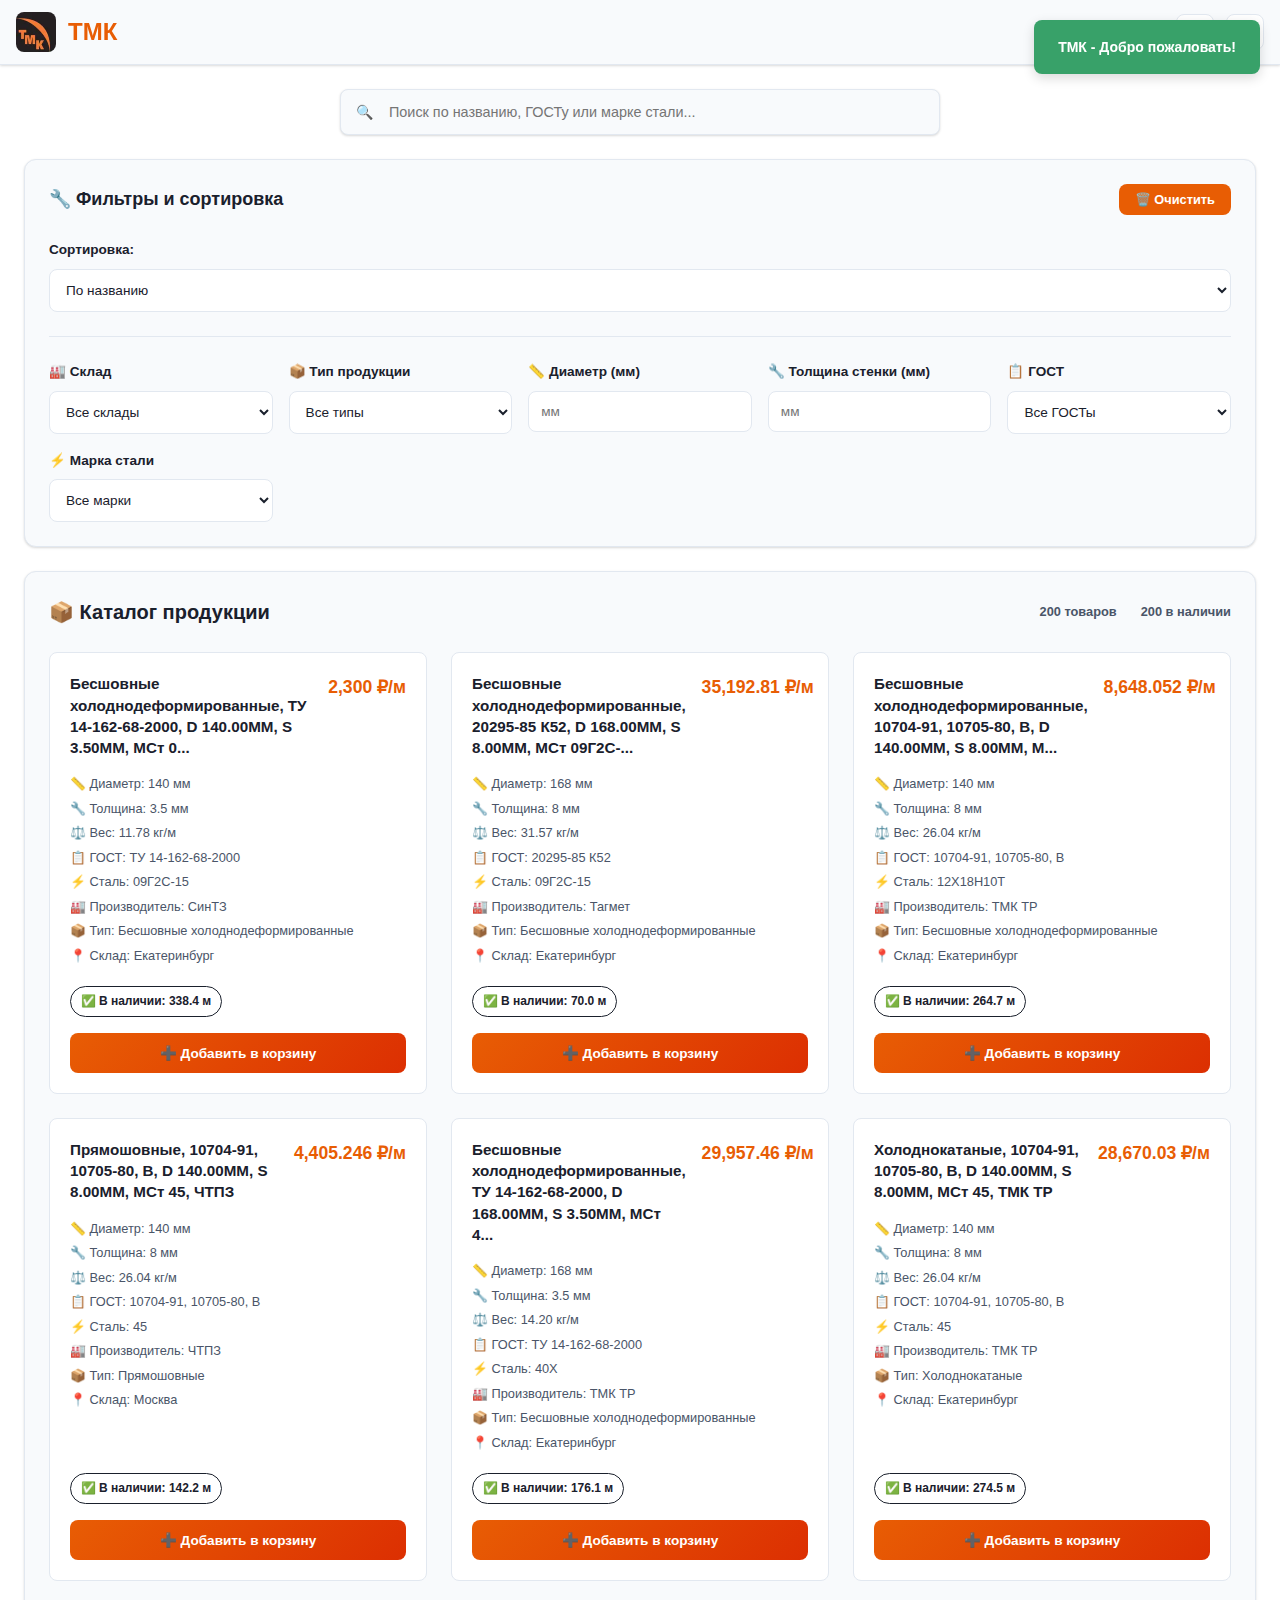
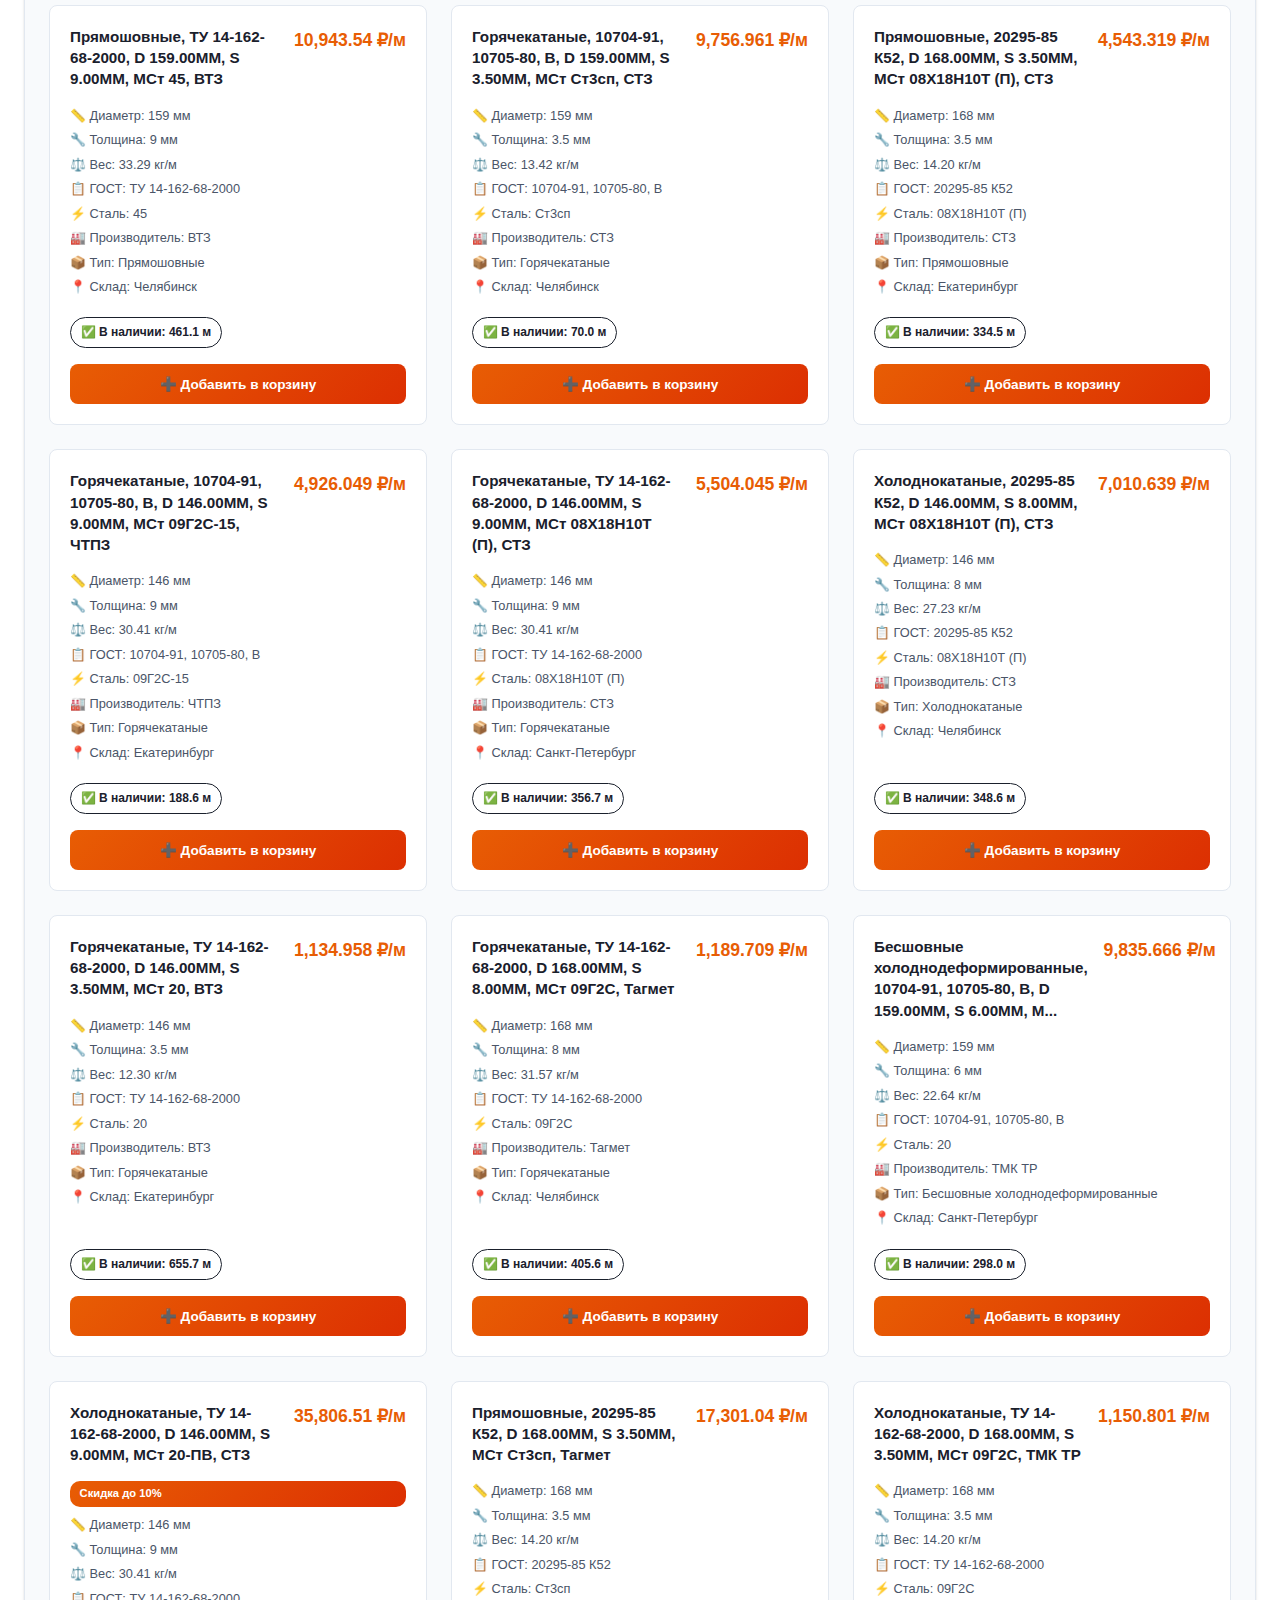
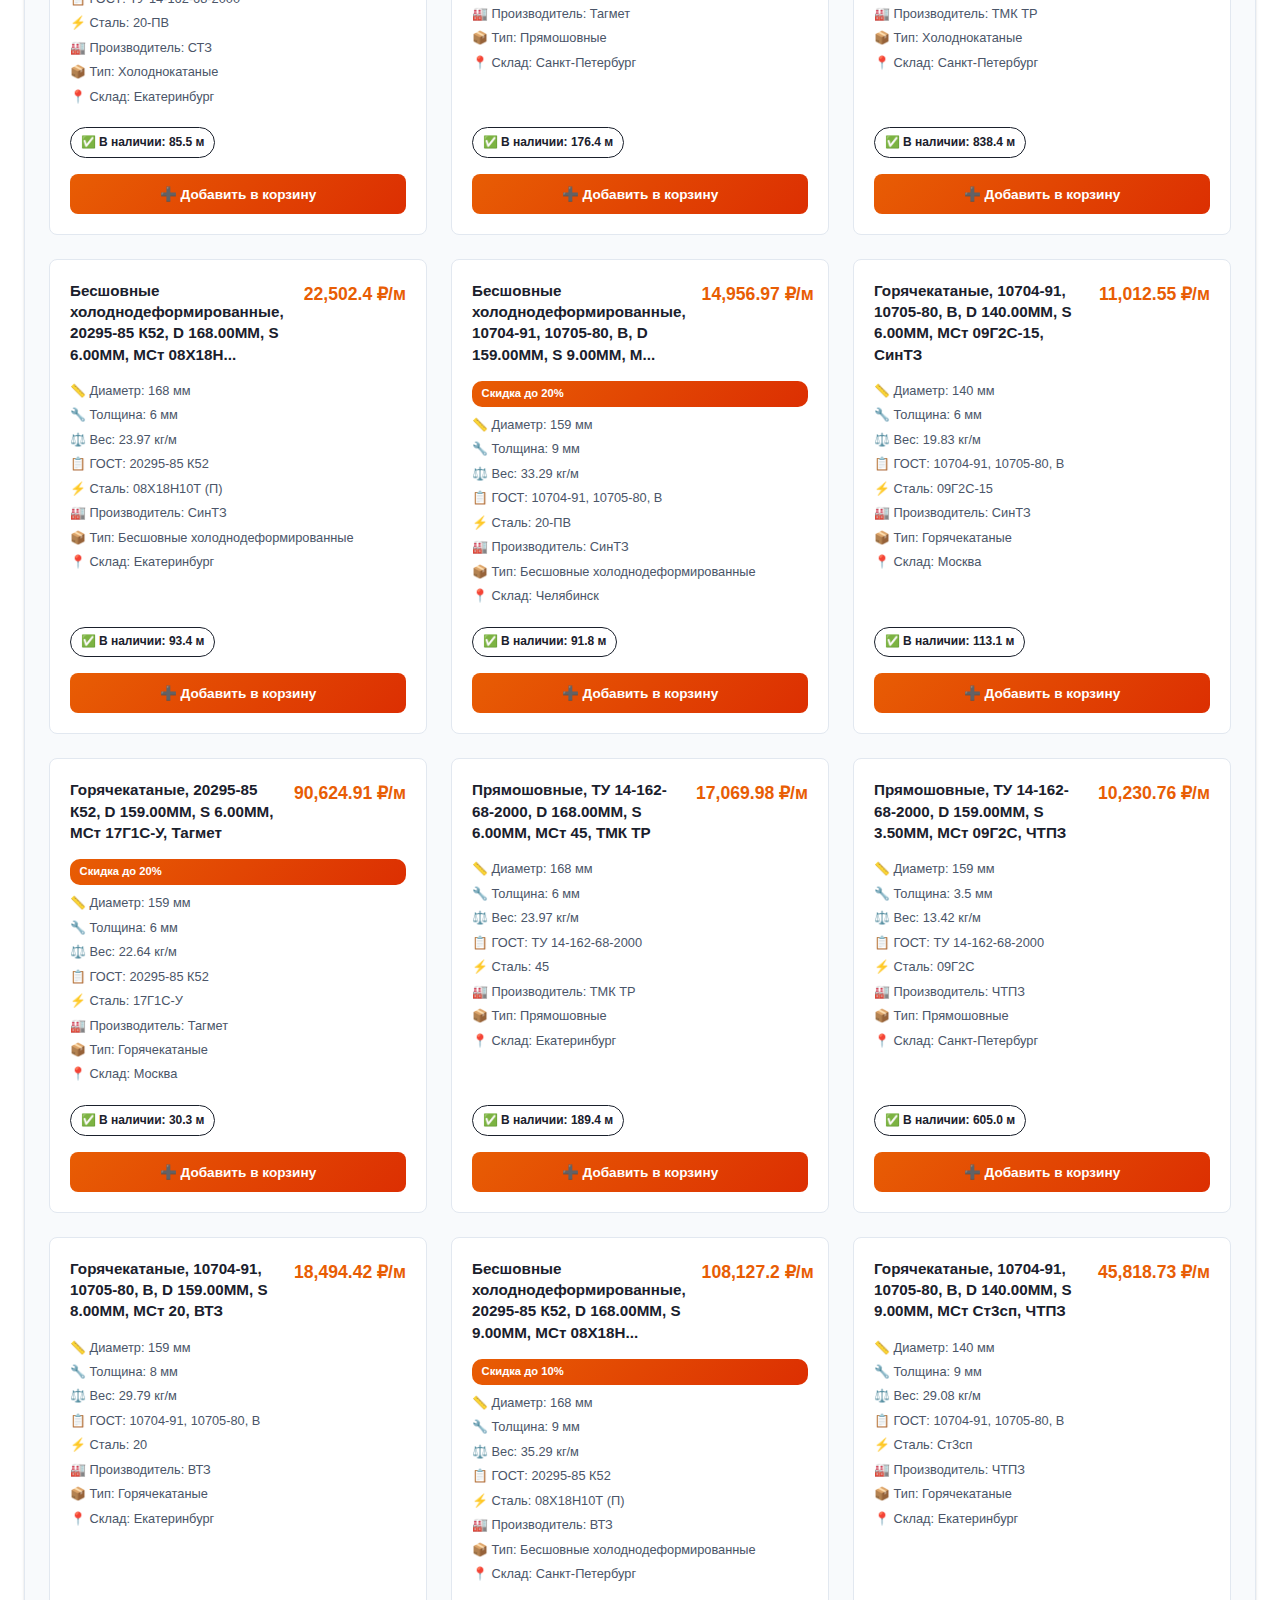
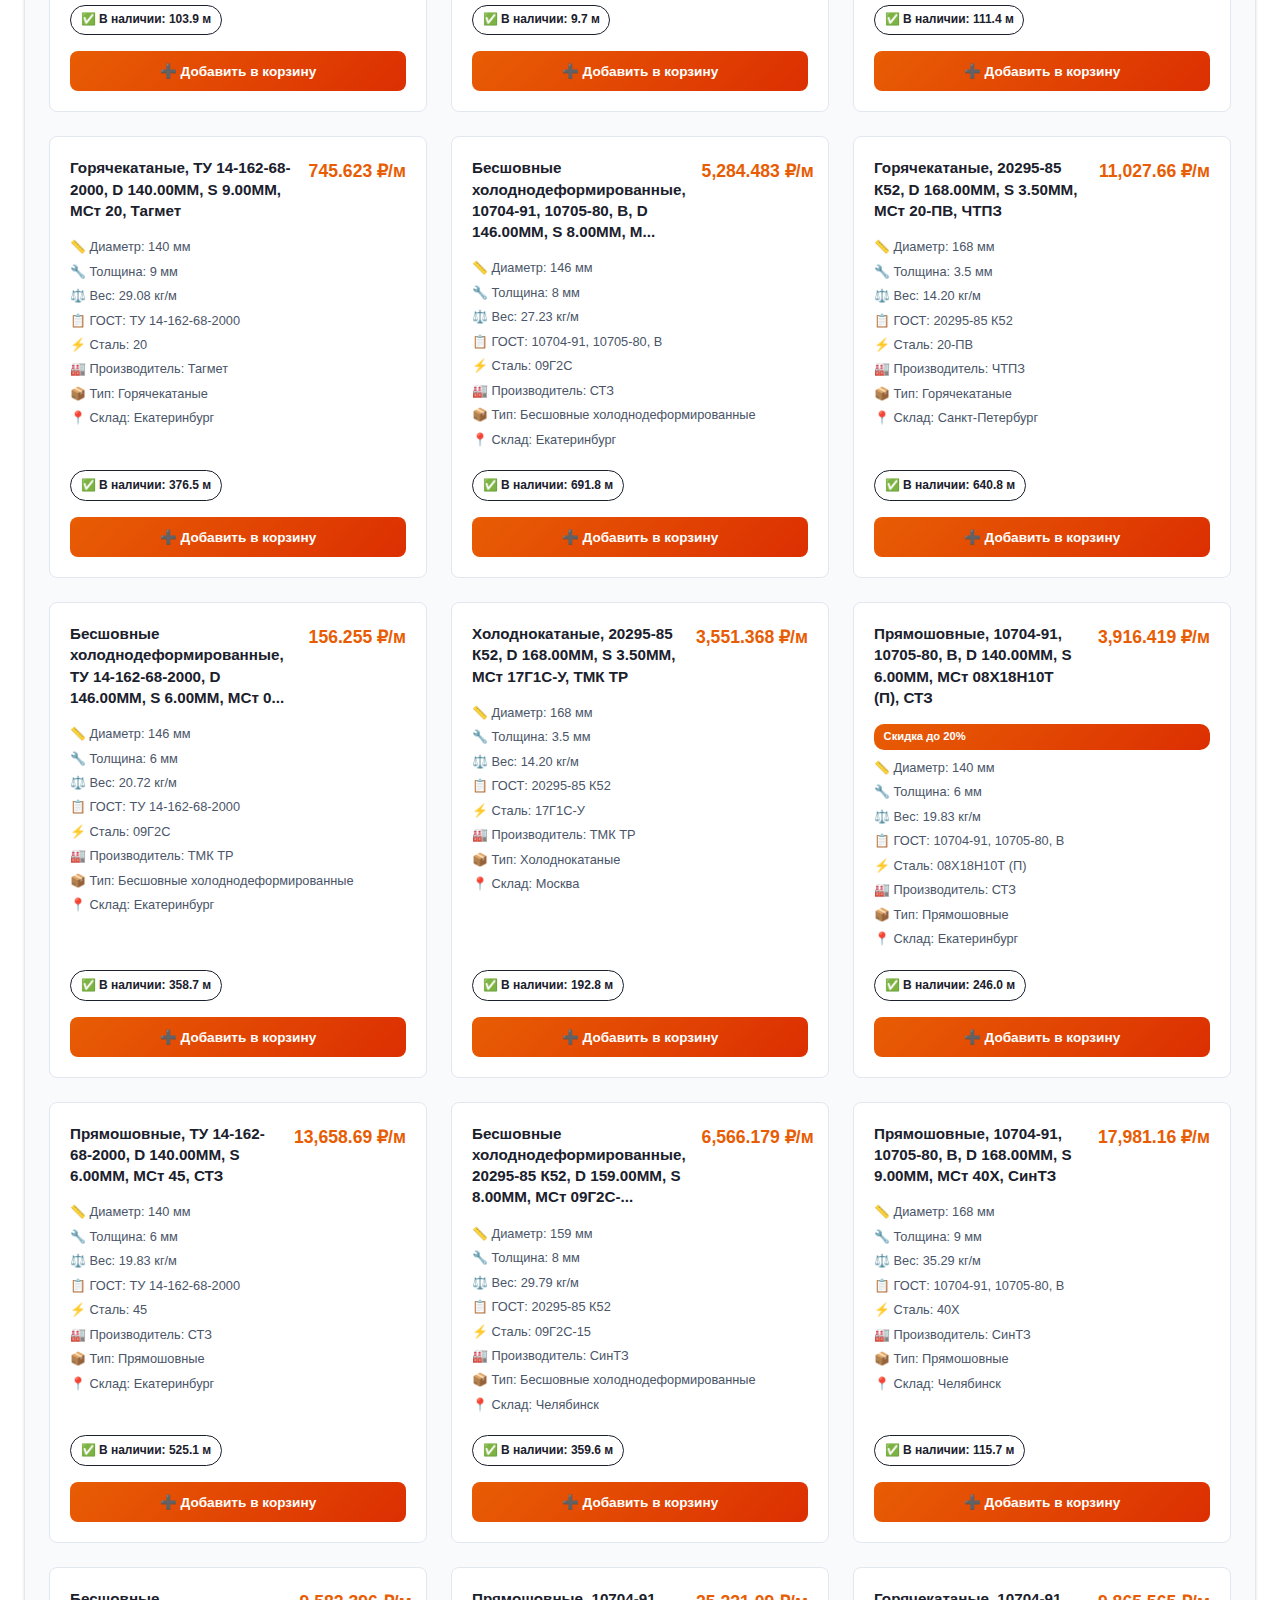
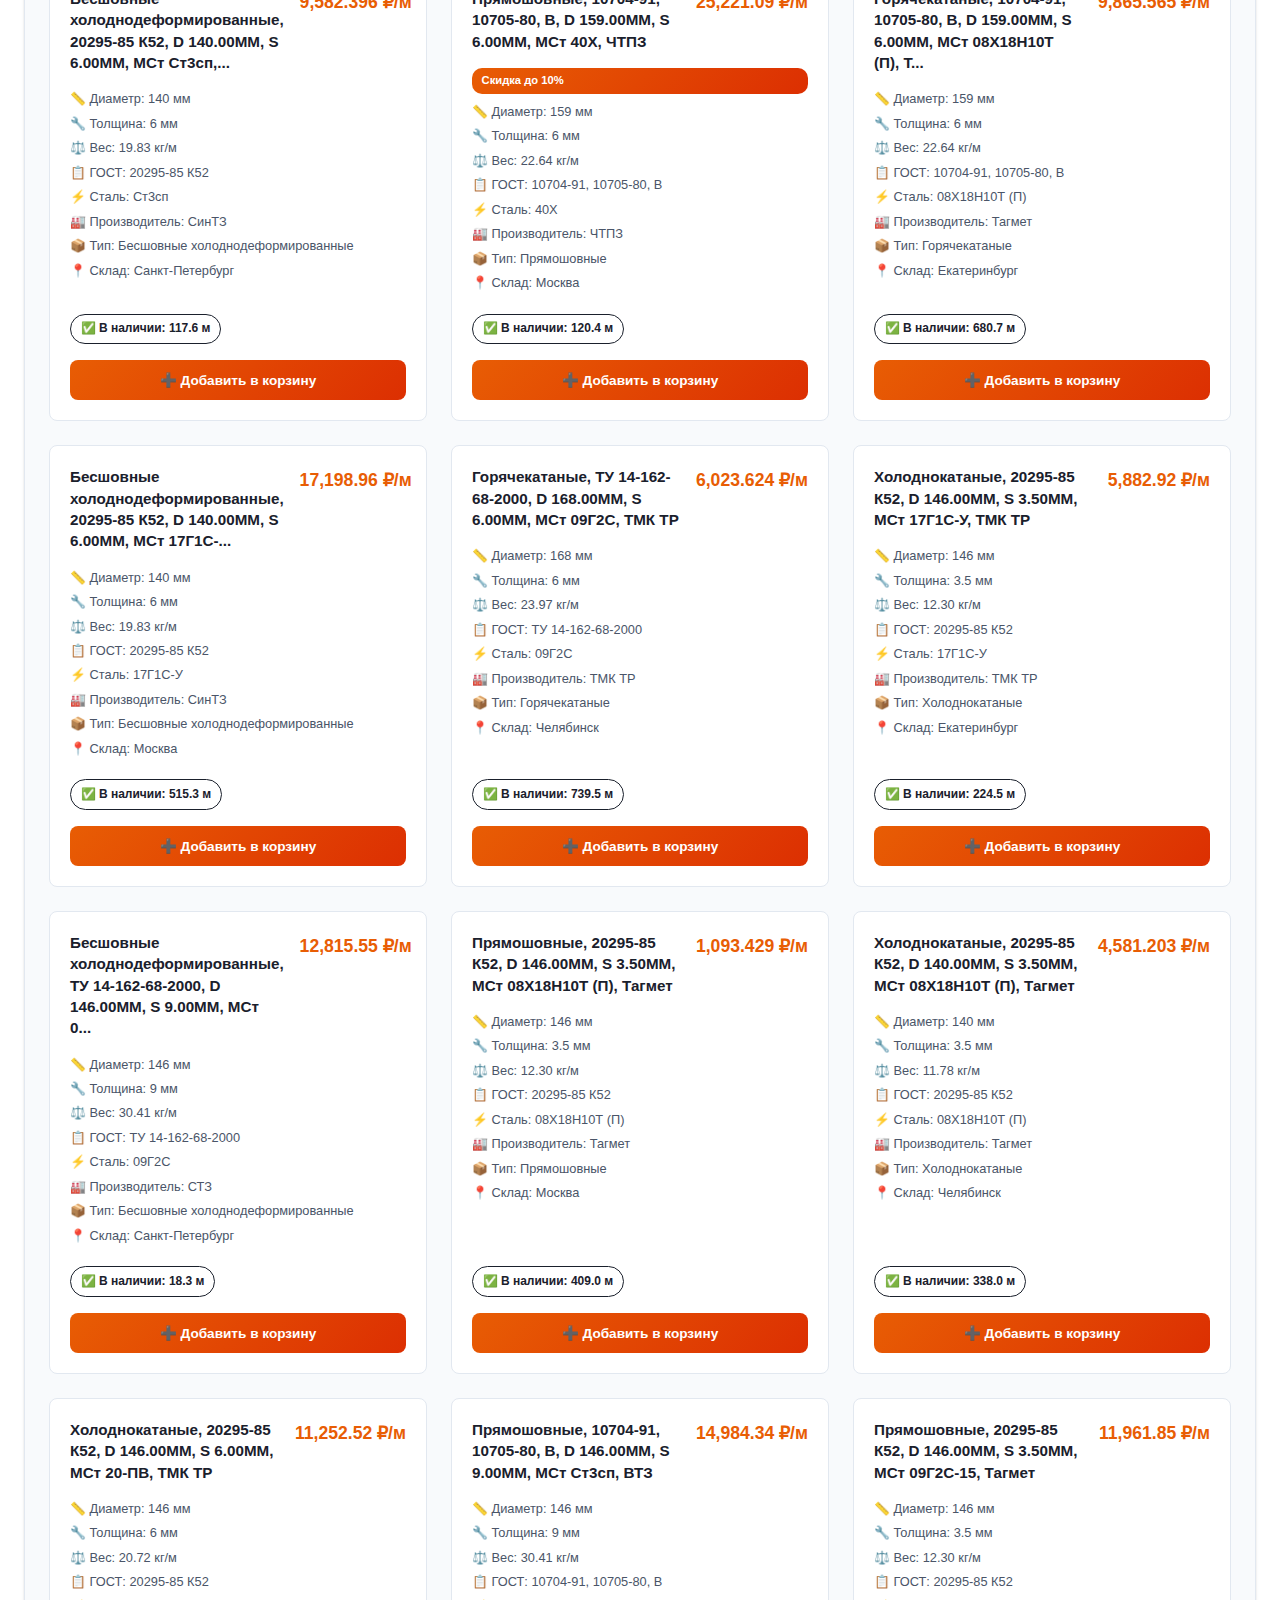
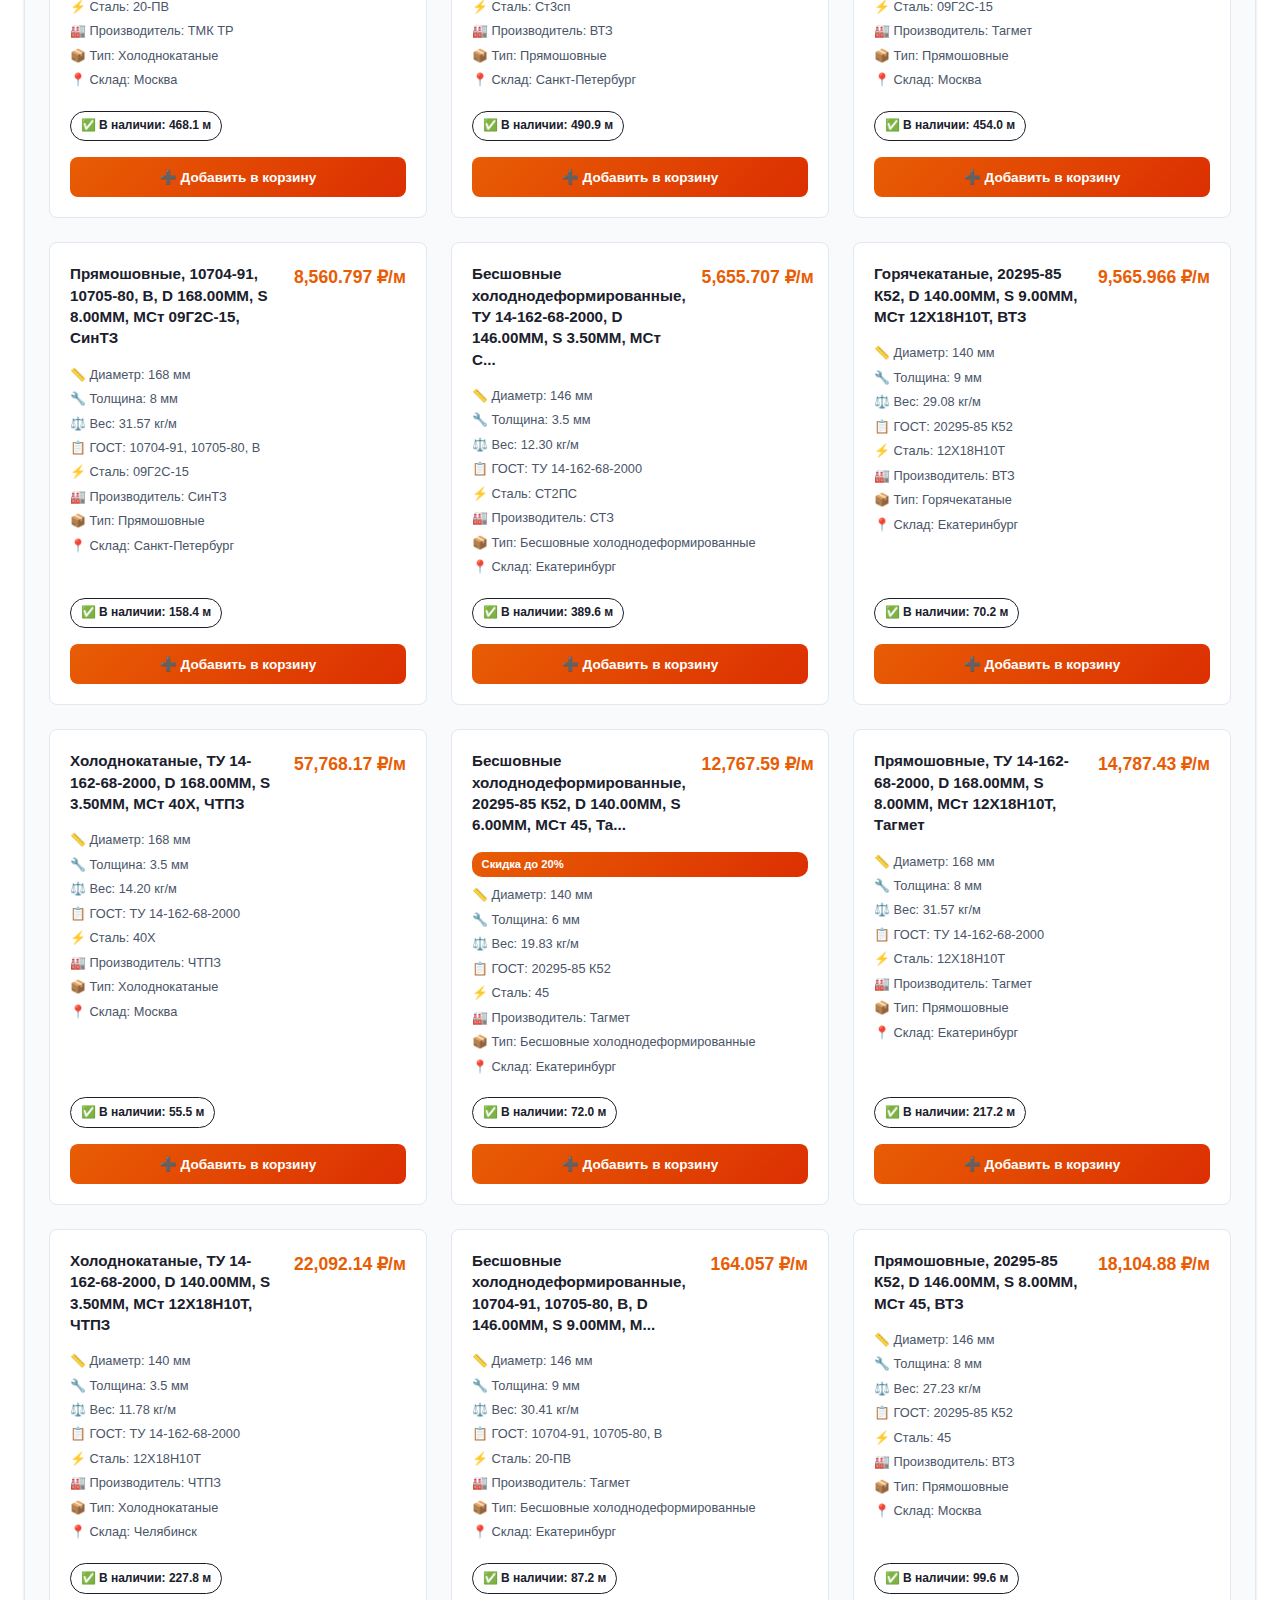
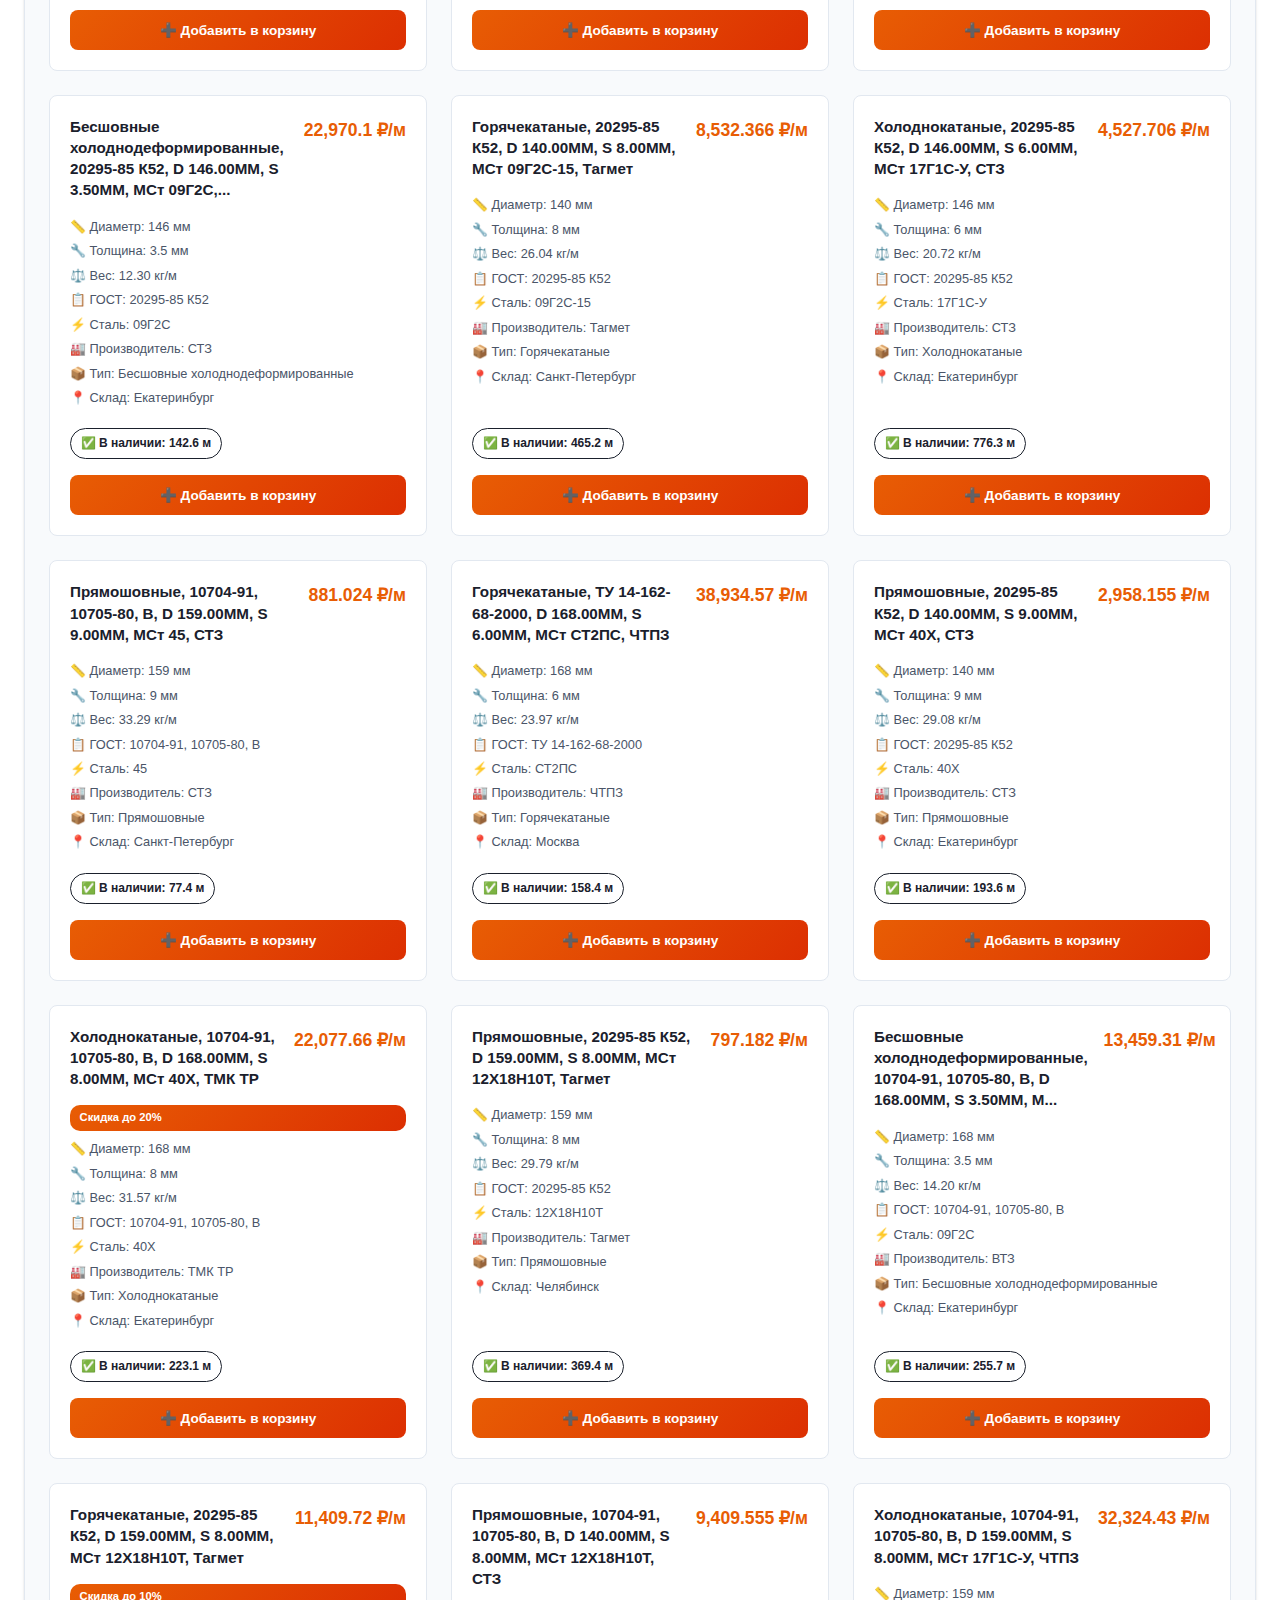
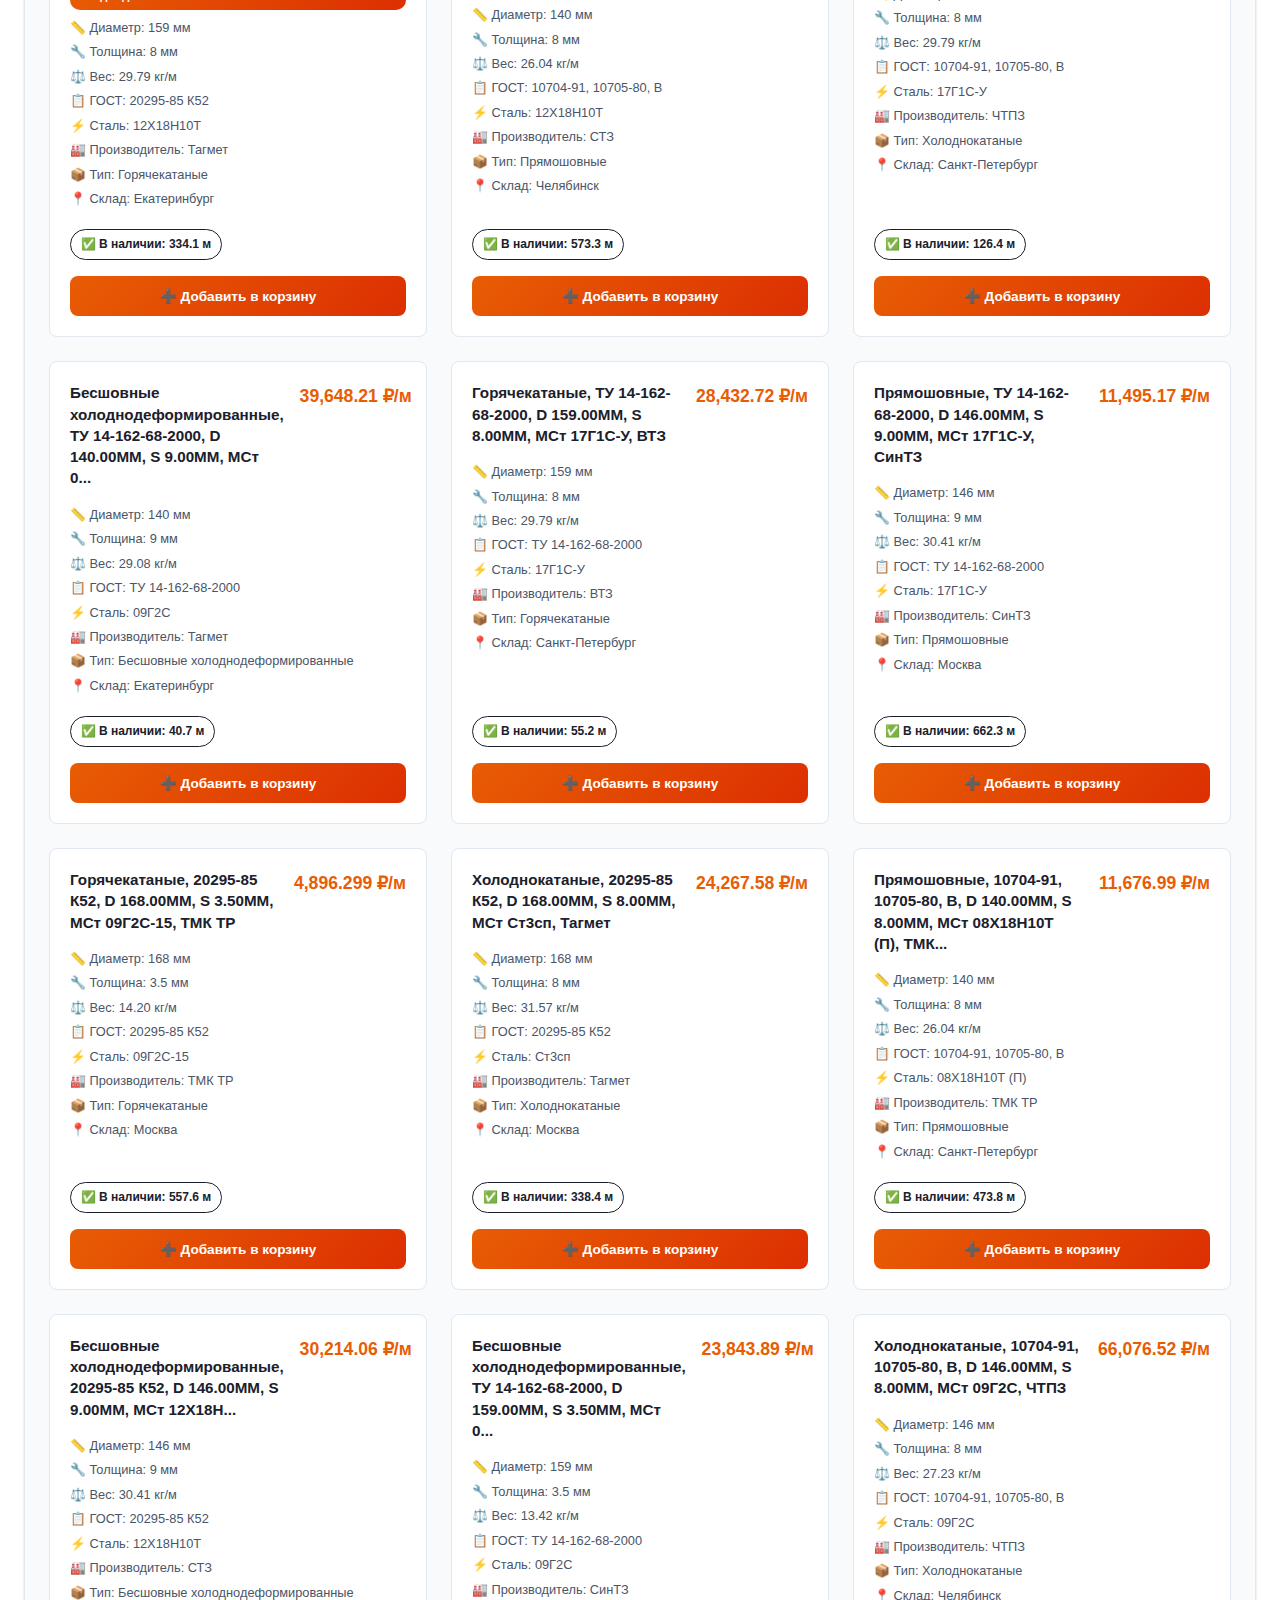
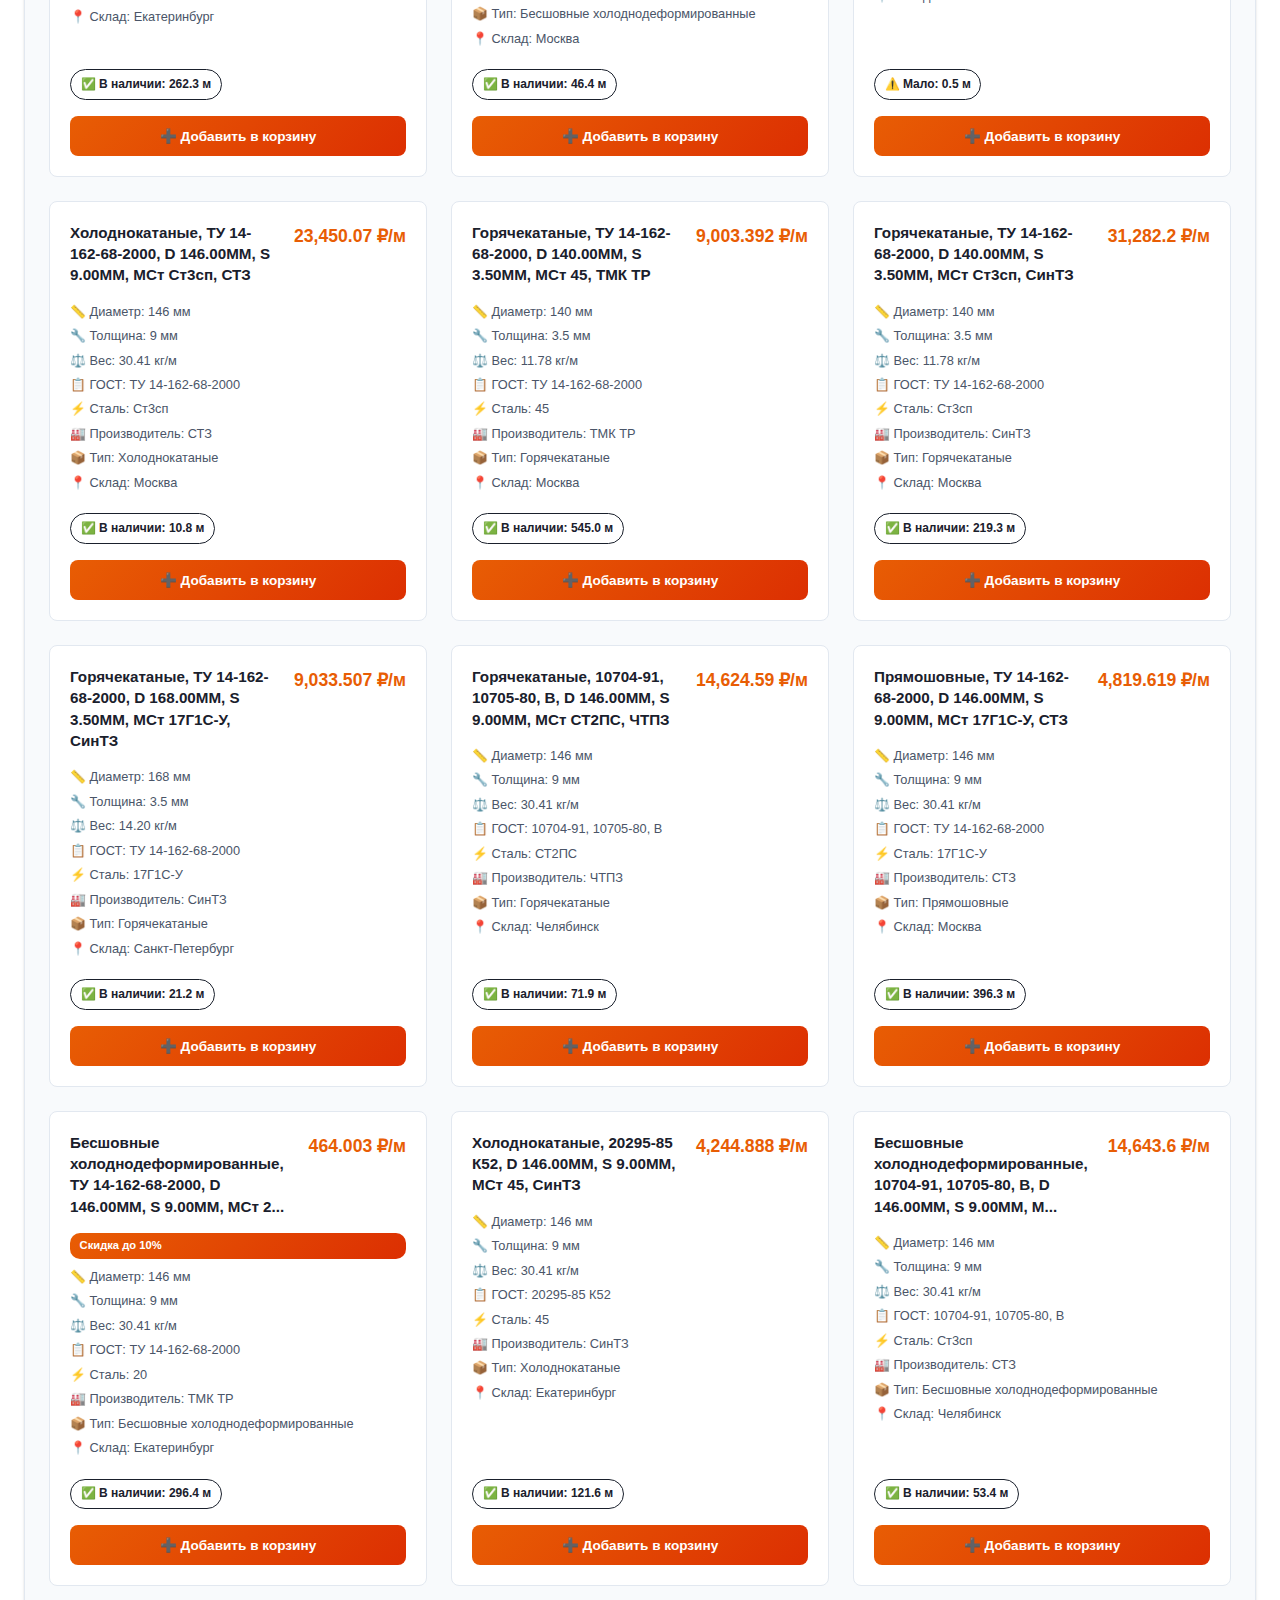
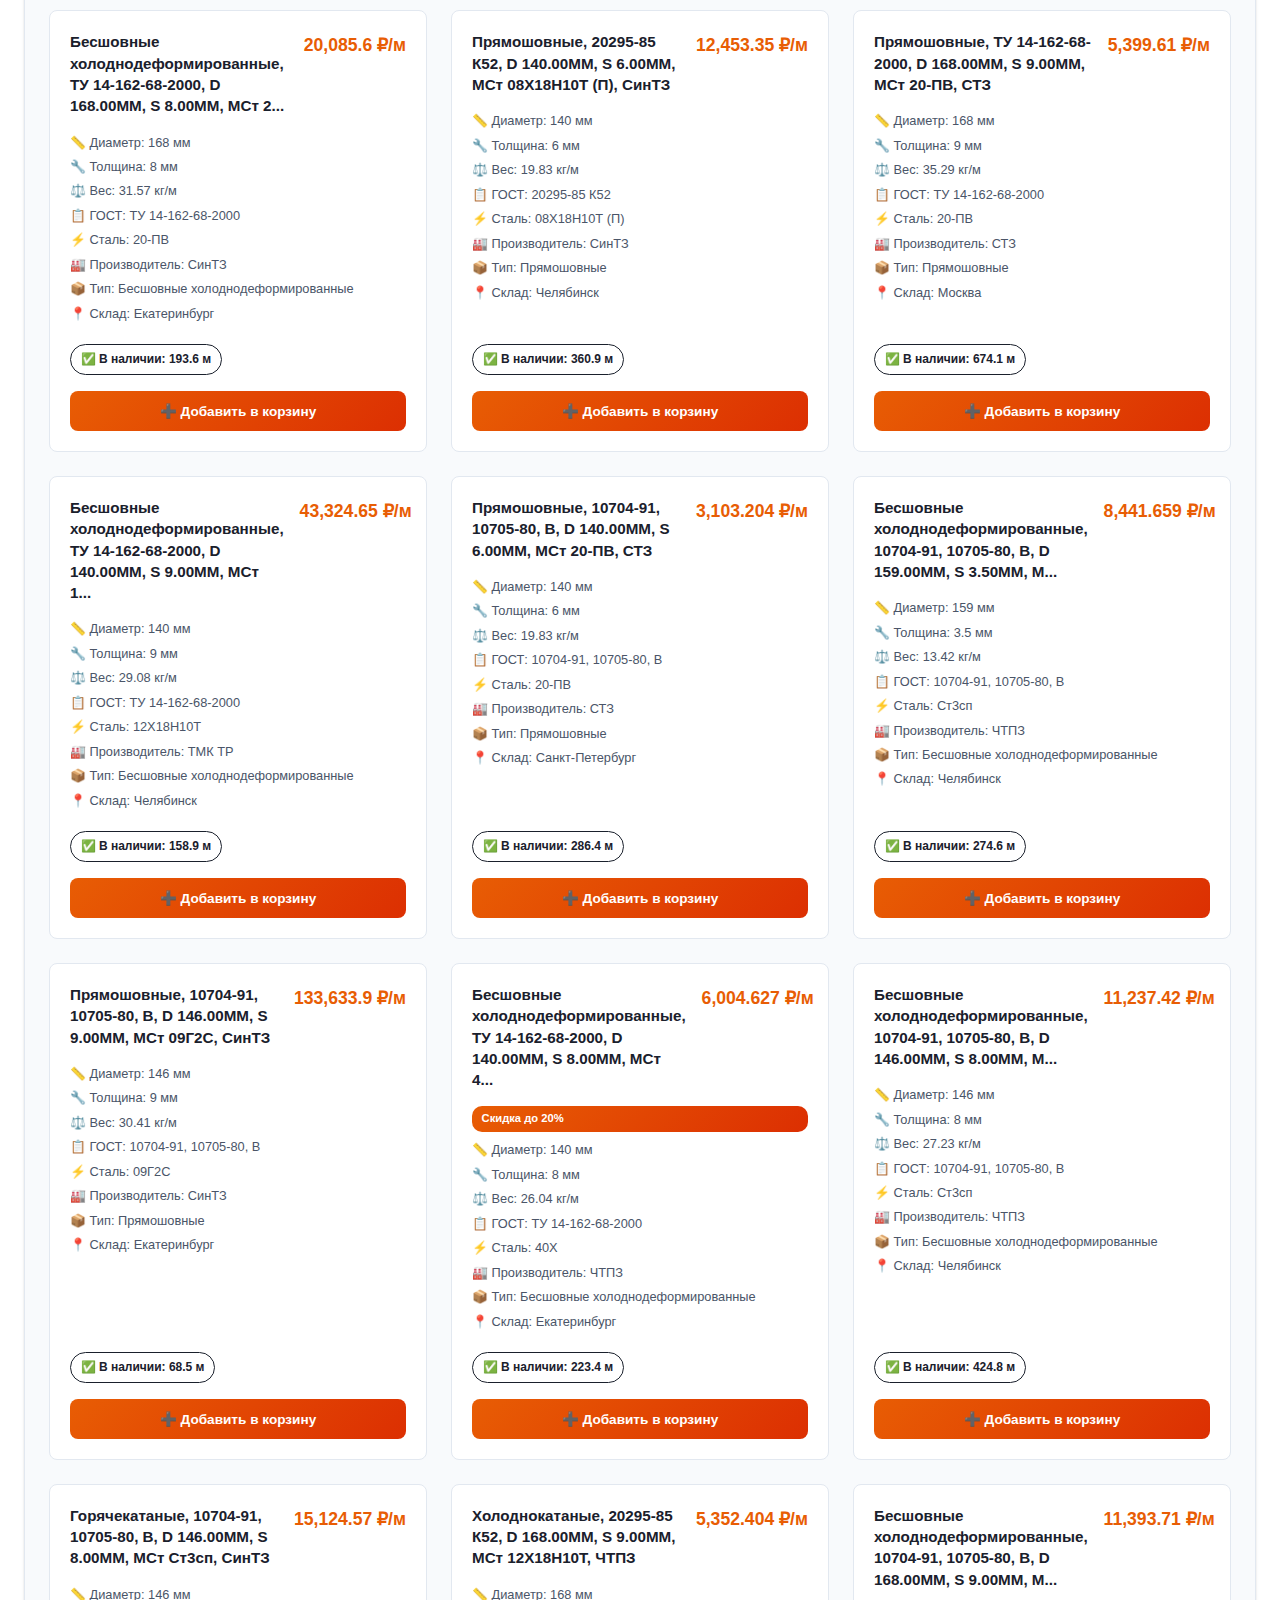
<file: index.html>
<!DOCTYPE html>
<html lang="ru">
<head>
    <meta charset="UTF-8">
    <meta name="viewport" content="width=device-width, initial-scale=1.0">
    <title>ТМК - Трубная Металлургическая Компания</title>
    <script src="https://telegram.org/js/telegram-web-app.js"></script>
    <link rel="stylesheet" href="styles.css">
</head>
<body>
    <div class="app">
        <!-- Header -->
        <header class="header">
            <div class="header-content">
                <div class="logo">
                    <img src="logo.png" alt="ТМК" class="logo-image">
                    <h1>ТМК</h1>
                </div>
                <div class="header-actions">
                    <button class="theme-toggle" id="themeToggle">
                        <span class="theme-icon">🌙</span>
                    </button>
                    <button class="cart-btn" id="cartBtn">
                        <span class="cart-icon">🛒</span>
                        <span class="cart-count" id="cartCount">0</span>
                    </button>
                </div>
            </div>
        </header>

        <!-- Main Content -->
        <main class="main">
            <!-- Search Section -->
            <section class="search-section">
                <div class="search-container">
                    <input type="text" id="searchInput" placeholder="Поиск по названию, ГОСТу или марке стали..." class="search-input">
                    <div class="search-icon">🔍</div>
                </div>
            </section>

            <!-- Filters & Sorting -->
            <section class="filters-section">
                <div class="section-card">
                    <div class="filters-header">
                        <h3>🔧 Фильтры и сортировка</h3>
                        <button class="clear-filters" id="clearFilters">🗑️ Очистить</button>
                    </div>
                    
                    <!-- Sorting Controls -->
                    <div class="sorting-controls">
                        <div class="filter-group">
                            <label>Сортировка:</label>
                            <select id="sortBy" class="filter-select">
                                <option value="name">По названию</option>
                                <option value="price">По цене (возрастание)</option>
                                <option value="price-desc">По цене (убывание)</option>
                                <option value="diameter">По диаметру</option>
                                <option value="thickness">По толщине стенки</option>
                                <option value="stock">По наличию</option>
                            </select>
                        </div>
                    </div>
                    
                    <div class="filters-grid">
                        <div class="filter-group">
                            <label>🏭 Склад</label>
                            <select id="stockFilter" class="filter-select">
                                <option value="">Все склады</option>
                            </select>
                        </div>
                        <div class="filter-group">
                            <label>📦 Тип продукции</label>
                            <select id="typeFilter" class="filter-select">
                                <option value="">Все типы</option>
                            </select>
                        </div>
                        <div class="filter-group">
                            <label>📏 Диаметр (мм)</label>
                            <input type="number" id="diameterFilter" class="filter-input" placeholder="мм" min="0">
                        </div>
                        <div class="filter-group">
                            <label>🔧 Толщина стенки (мм)</label>
                            <input type="number" id="thicknessFilter" class="filter-input" placeholder="мм" min="0">
                        </div>
                        <div class="filter-group">
                            <label>📋 ГОСТ</label>
                            <select id="gostFilter" class="filter-select">
                                <option value="">Все ГОСТы</option>
                            </select>
                        </div>
                        <div class="filter-group">
                            <label>⚡ Марка стали</label>
                            <select id="steelFilter" class="filter-select">
                                <option value="">Все марки</option>
                            </select>
                        </div>
                    </div>
                </div>
            </section>

            <!-- Products -->
            <section class="products-section">
                <div class="section-card">
                    <div class="section-header">
                        <h2>📦 Каталог продукции</h2>
                        <div class="products-stats">
                            <span class="stat" id="productsCount">0 товаров</span>
                            <span class="stat" id="availableCount">0 в наличии</span>
                        </div>
                    </div>

                    <div class="products-grid" id="productsGrid">
                        <!-- Products will be loaded here -->
                    </div>

                    <div class="loading" id="loading">
                        <div class="spinner"></div>
                        <p>Загрузка каталога...</p>
                    </div>

                    <div class="empty-state" id="emptyState" style="display: none;">
                        <div class="empty-icon">📦</div>
                        <h3>Товары не найдены</h3>
                        <p>Попробуйте изменить параметры фильтрации</p>
                    </div>
                </div>
            </section>
        </main>

        <!-- Footer -->
        <footer class="footer">
            <div class="footer-content">
                <div class="footer-section">
                    <h4>ТМК</h4>
                    <p>Трубная Металлургическая Компания</p>
                    <p>Профессиональные решения с 2001 года</p>
                </div>
                <div class="footer-section">
                    <h4>Контакты</h4>
                    <p>📞 +7 (800) 100-00-00</p>
                    <p>📧 info@tmk.ru</p>
                    <p>📍 Москва, ул. Металлургов, 15</p>
                </div>
                <div class="footer-section">
                    <h4>Режим работы</h4>
                    <p>Пн-Пт: 9:00-18:00</p>
                    <p>Сб-Вс: выходной</p>
                </div>
            </div>
            <div class="footer-bottom">
                <p>&copy; 2024 ТМК. Все права защищены.</p>
            </div>
        </footer>

        <!-- Modals -->
        <div class="modal" id="productModal">
            <div class="modal-content">
                <div class="modal-header">
                    <h3 id="productModalTitle">Добавить в корзину</h3>
                    <button class="close-modal" id="closeProductModal">×</button>
                </div>
                <div class="modal-body">
                    <div class="product-details" id="productDetails"></div>
                    <div class="quantity-section">
                        <label>Количество:</label>
                        <div class="quantity-tabs">
                            <button class="tab-btn active" data-unit="meters">📏 Метры</button>
                            <button class="tab-btn" data-unit="tons">⚖️ Тонны</button>
                        </div>
                        <div class="quantity-input">
                            <input type="number" id="quantity" min="0.01" step="0.01" value="1" oninput="validateQuantity(this)">
                            <span id="quantityUnit">м</span>
                        </div>
                        <div class="stock-info" id="stockInfo">
                            Доступно: <span id="availableStock">0</span> <span id="stockUnit">м</span>
                        </div>
                        <div class="price-info">
                            <div class="price-row">
                                <span>Цена за ед.:</span>
                                <span id="unitPrice">0 ₽</span>
                            </div>
                            <div class="price-row">
                                <span>Скидка:</span>
                                <span id="discountAmount">0%</span>
                            </div>
                            <div class="price-row total">
                                <span>Итого:</span>
                                <span id="totalPrice">0 ₽</span>
                            </div>
                        </div>
                    </div>
                </div>
                <div class="modal-footer">
                    <button class="btn secondary" id="cancelAdd">Отмена</button>
                    <button class="btn primary" id="addToCart">Добавить в корзину</button>
                </div>
            </div>
        </div>

        <div class="modal" id="cartModal">
            <div class="modal-content">
                <div class="modal-header">
                    <h3>🛒 Корзина</h3>
                    <button class="close-modal" id="closeCartModal">×</button>
                </div>
                <div class="modal-body">
                    <div class="cart-items" id="cartItems">
                        <!-- Cart items will appear here -->
                    </div>
                    <div class="cart-total">
                        <div class="total-row">
                            <span>Сумма:</span>
                            <span id="subtotal">0 ₽</span>
                        </div>
                        <div class="total-row discount">
                            <span>Скидка:</span>
                            <span id="discount">0 ₽</span>
                        </div>
                        <div class="total-row final">
                            <span>Итого:</span>
                            <span id="finalTotal">0 ₽</span>
                        </div>
                    </div>
                </div>
                <div class="modal-footer">
                    <button class="btn secondary" id="continueShopping">Продолжить покупки</button>
                    <a href="form.html">
                        <button class="btn primary" id="checkout">Оформить заказ</button>
                    </a>
                </div>
            </div>
        </div>
        </div>
    </div>

    <script src="script.js"></script>
</body>
</html>
</file>
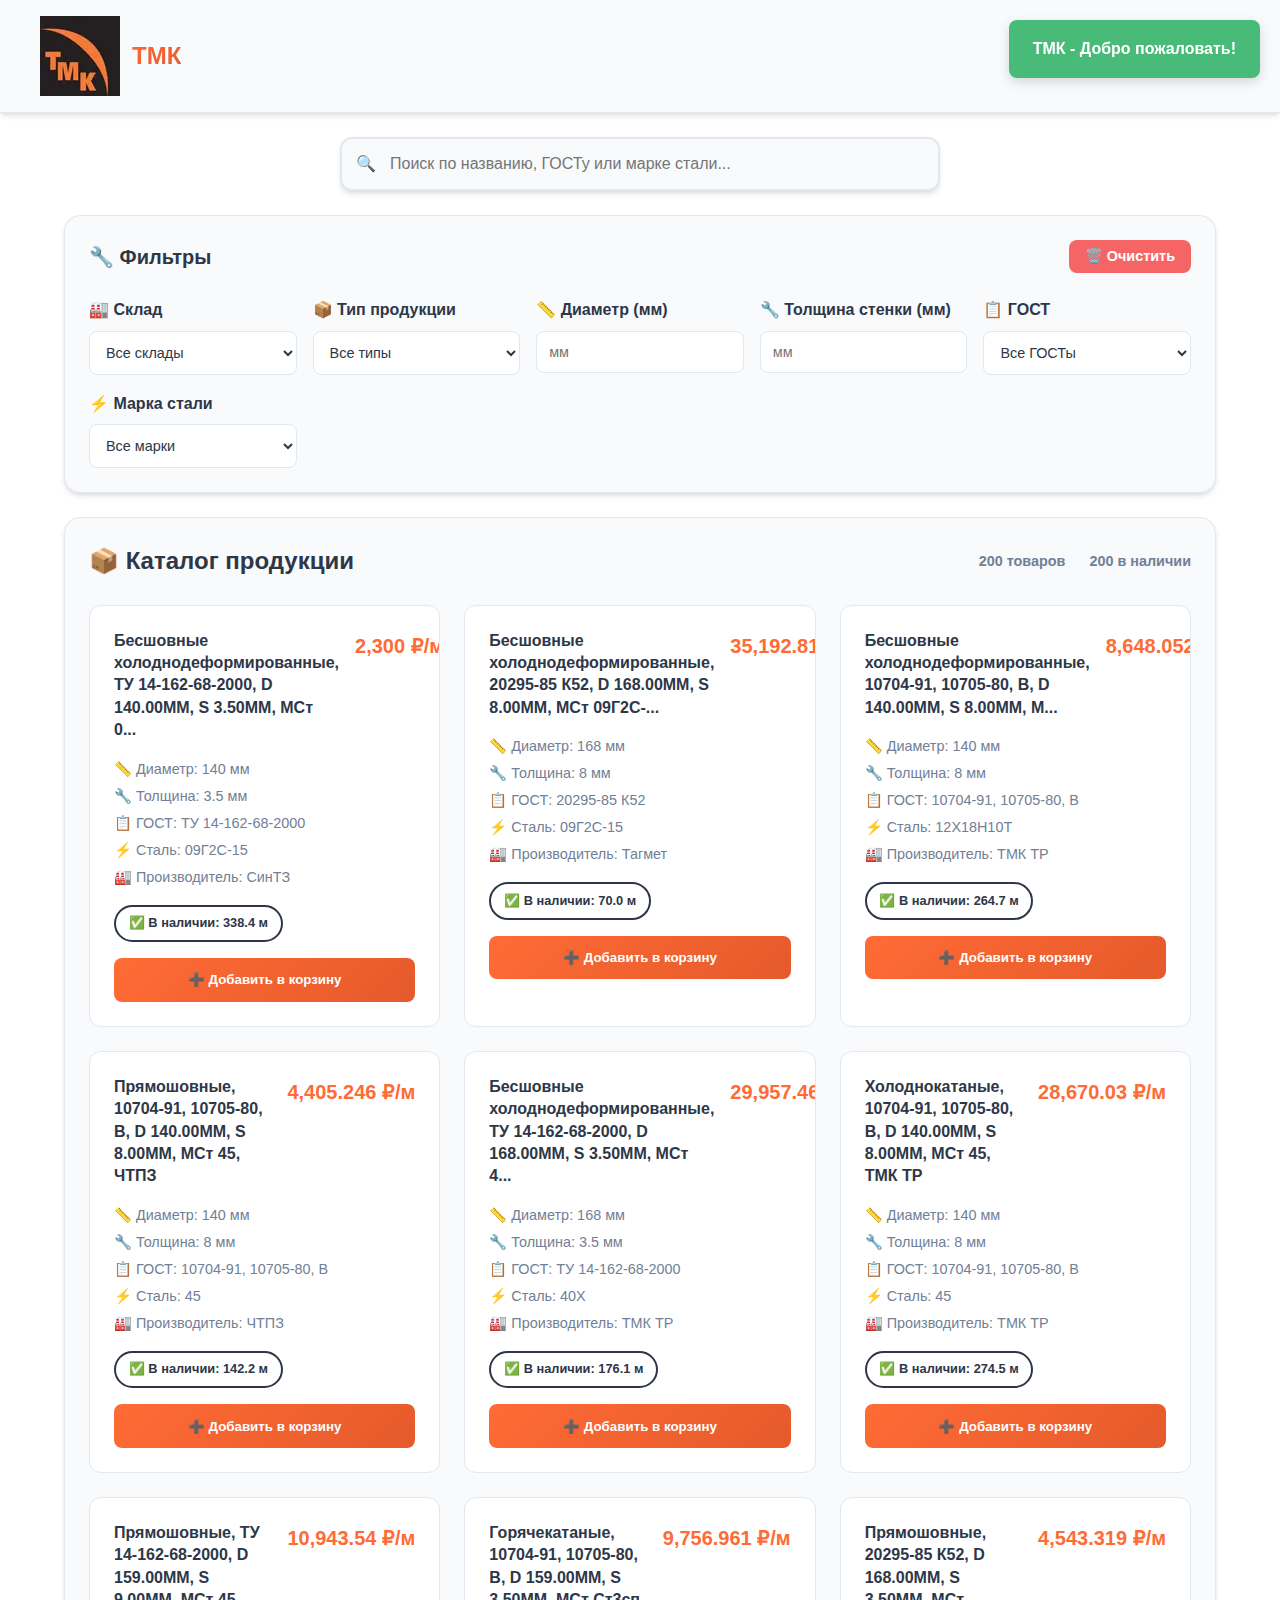
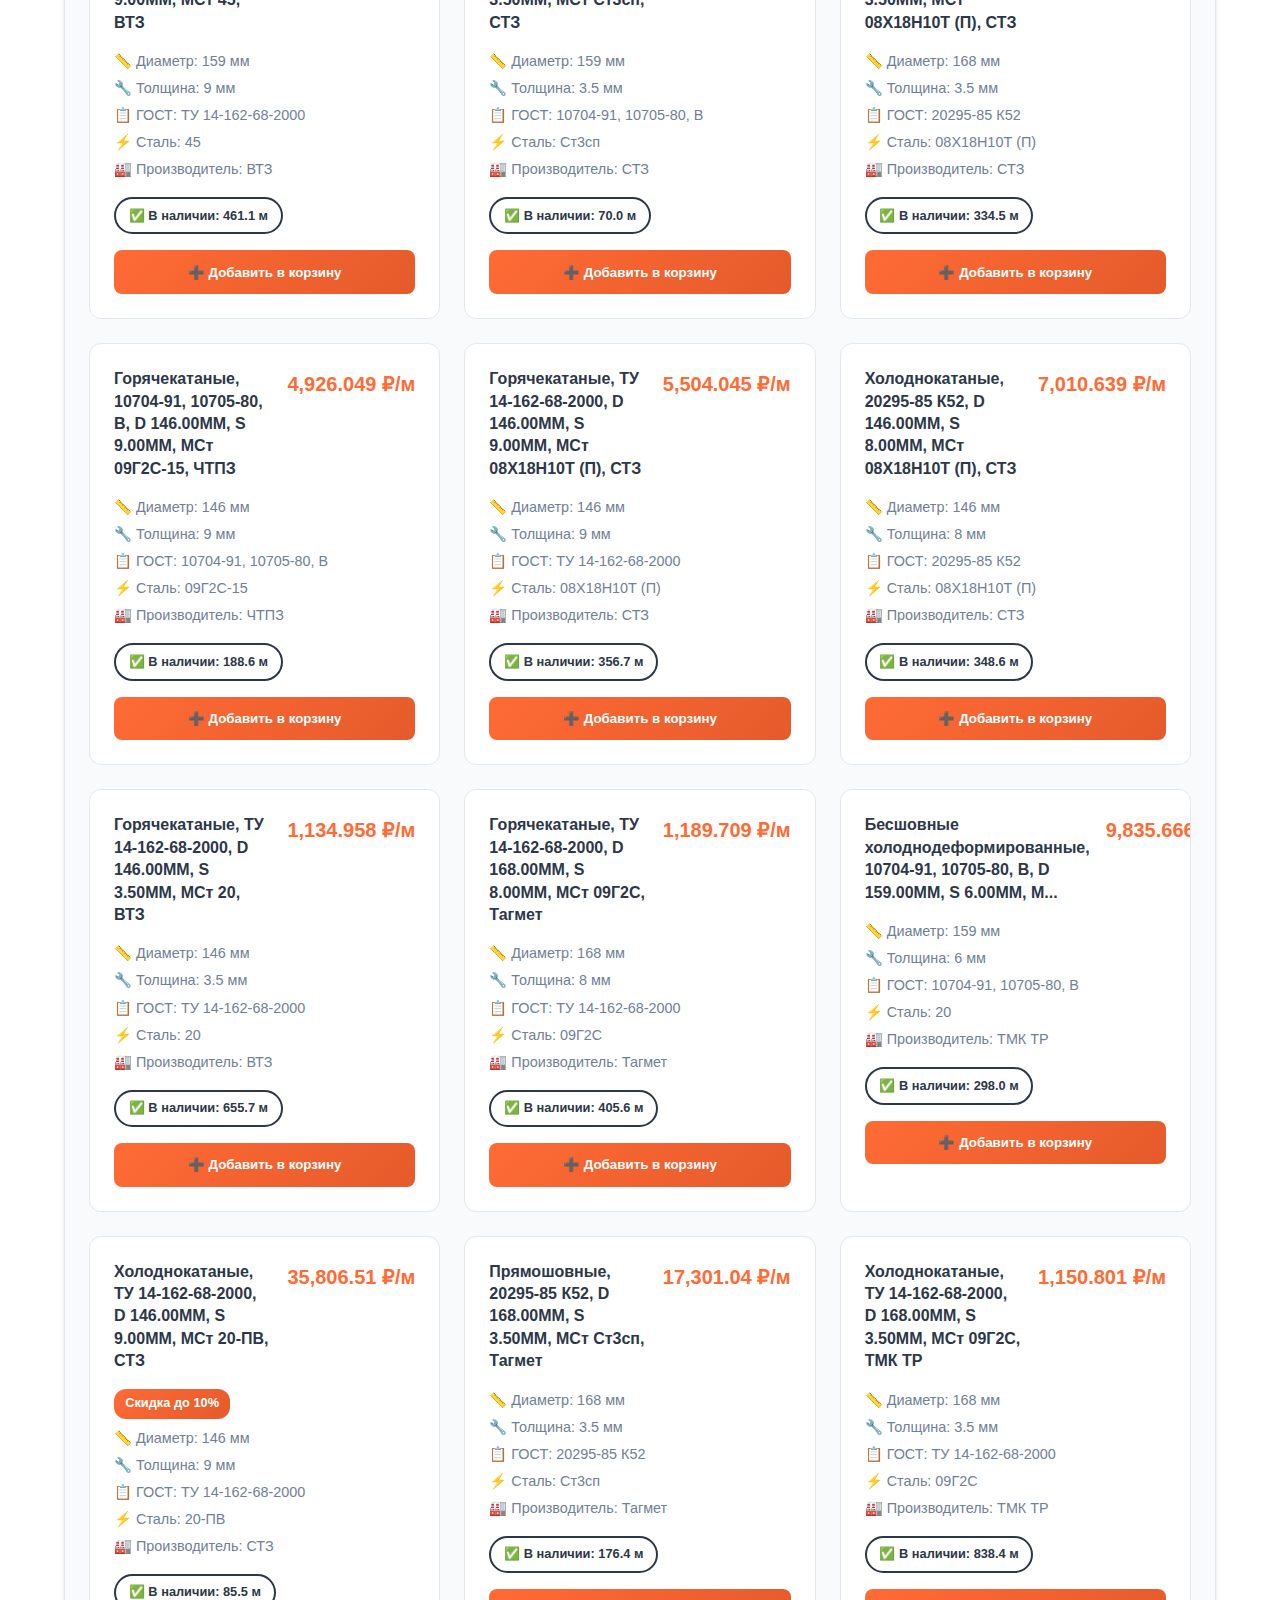
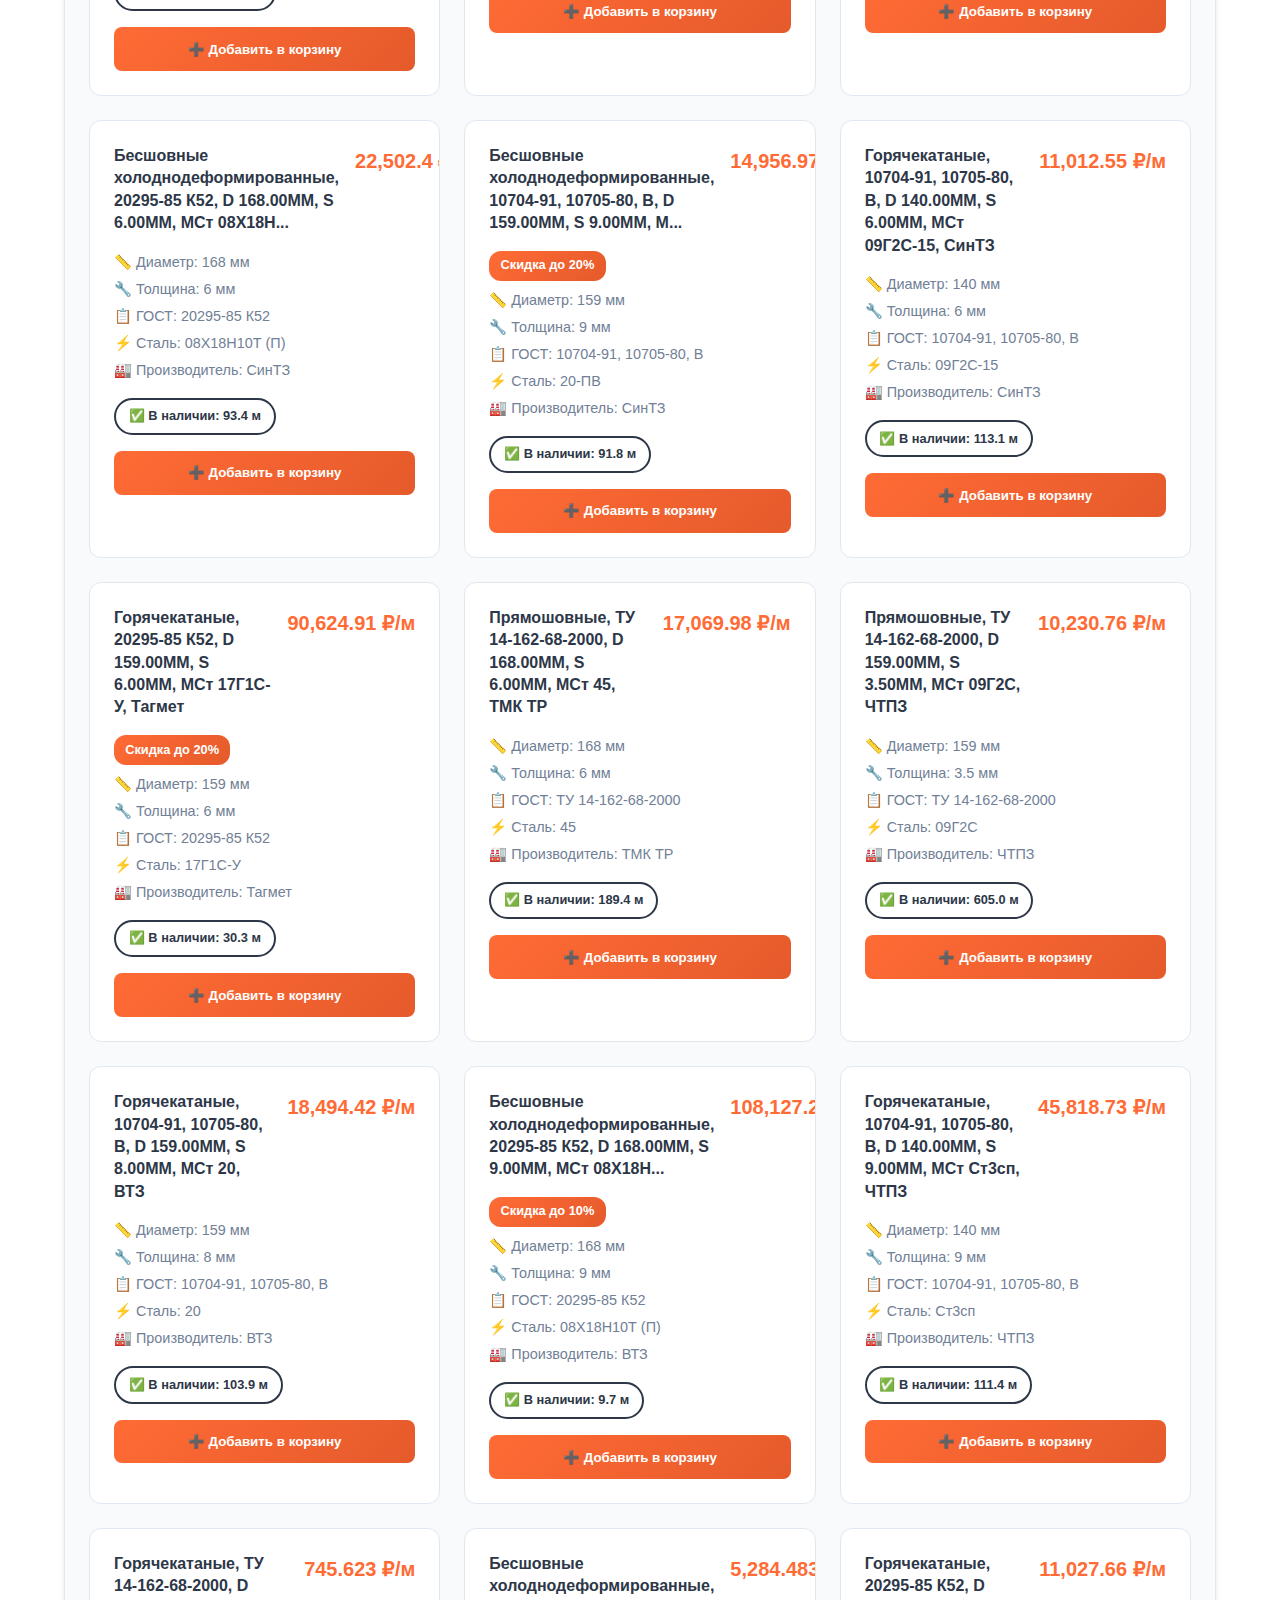
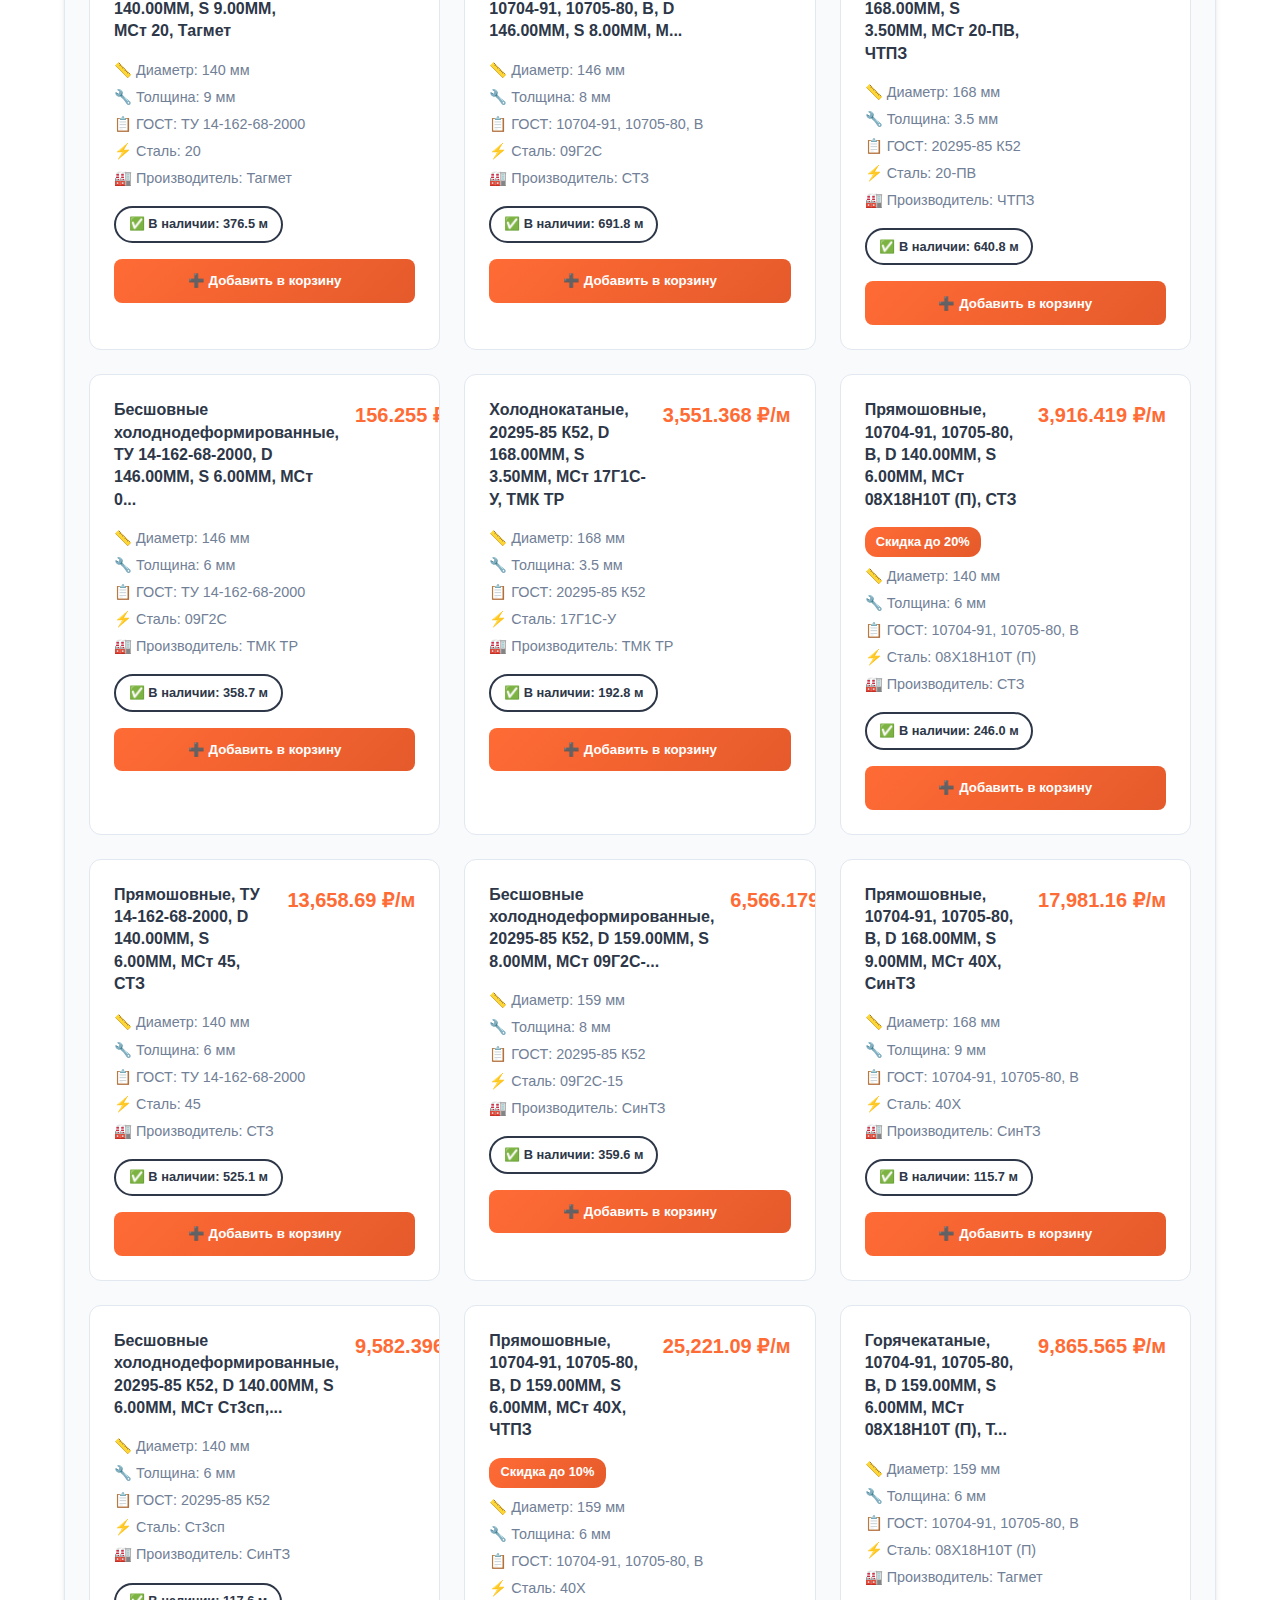
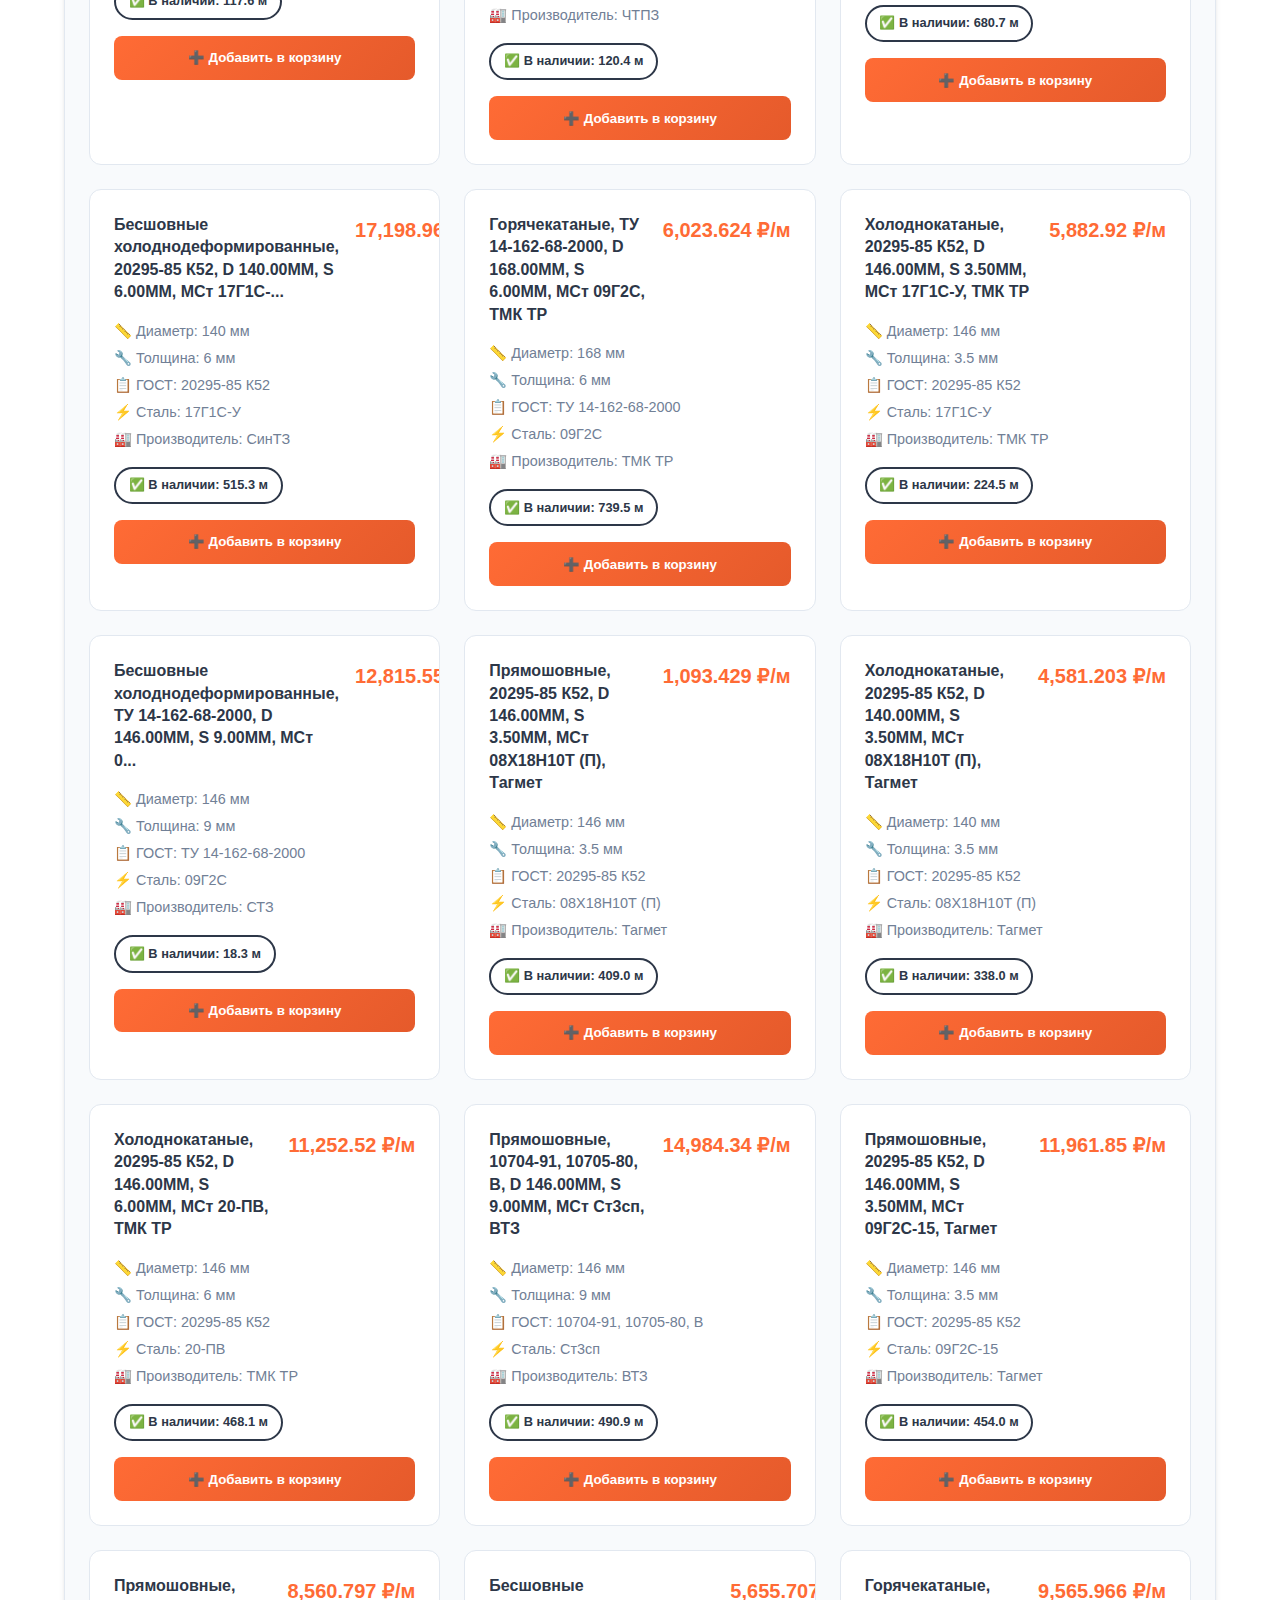
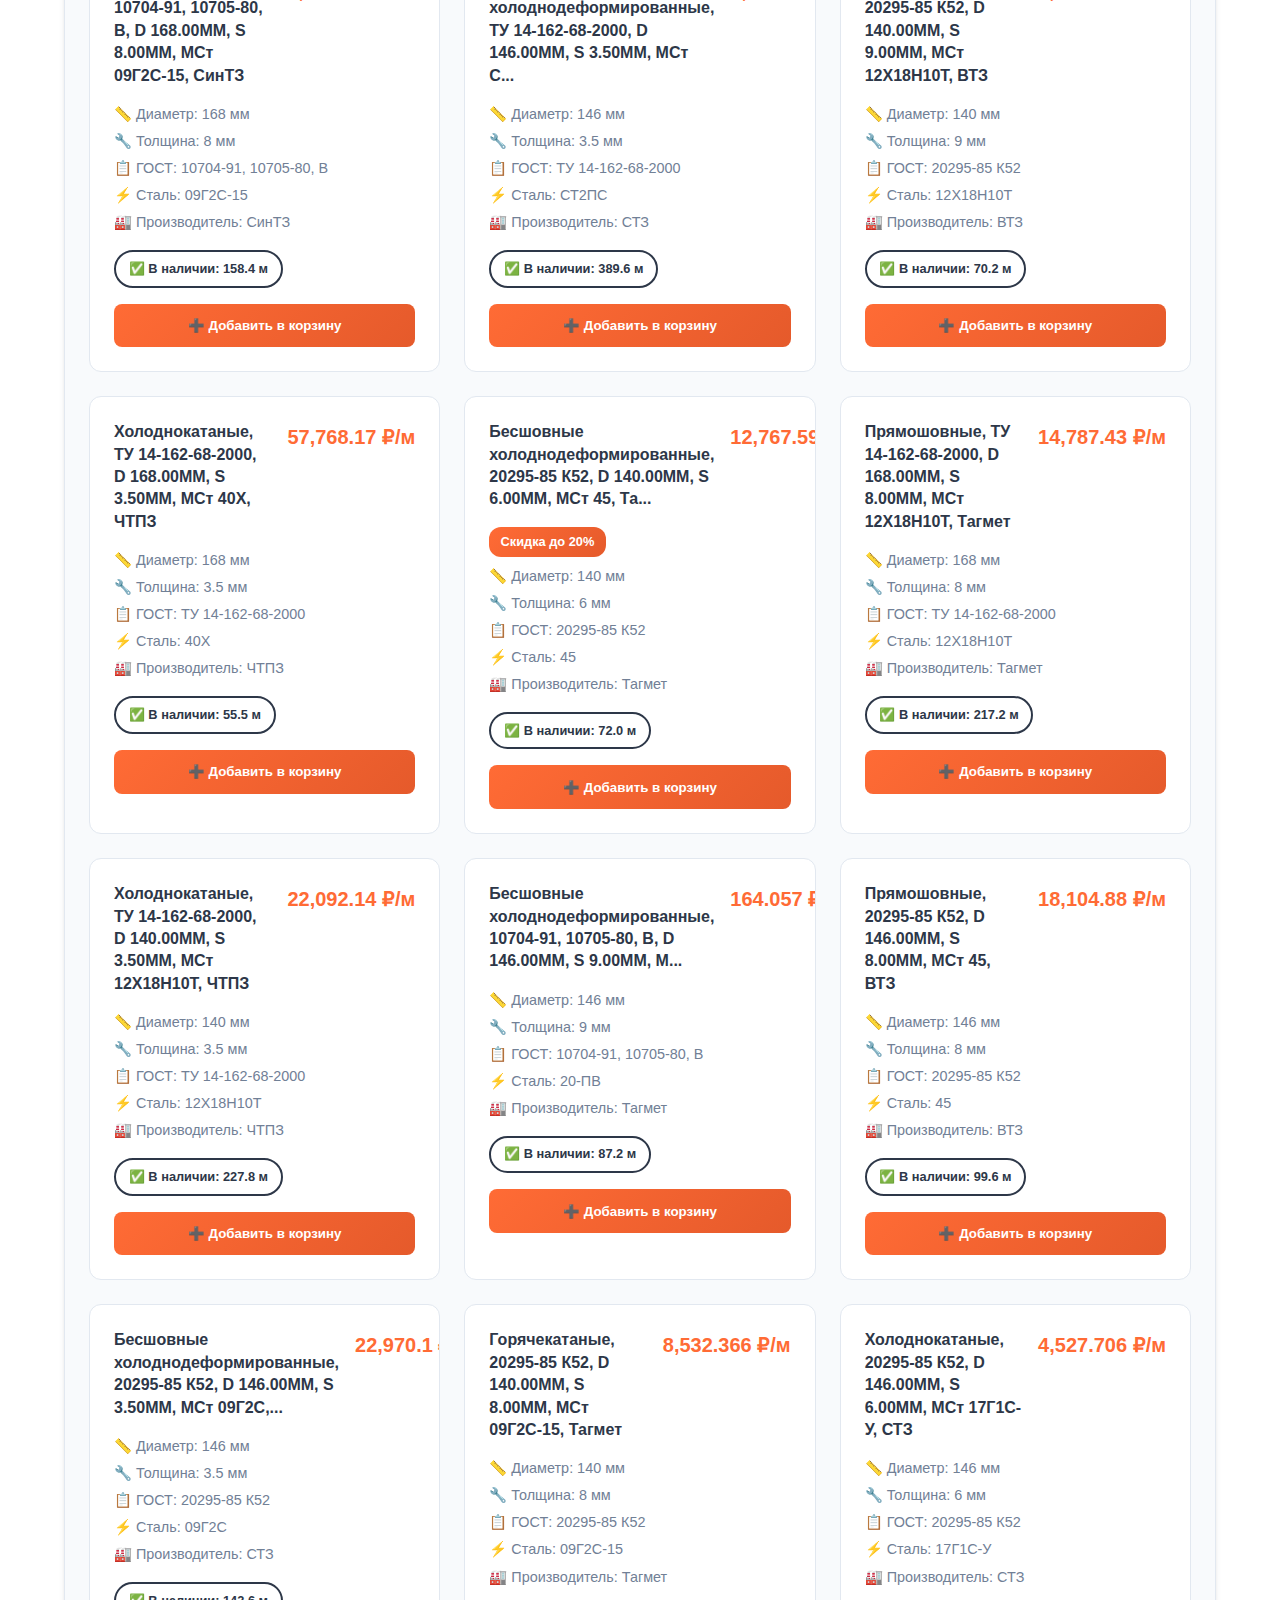
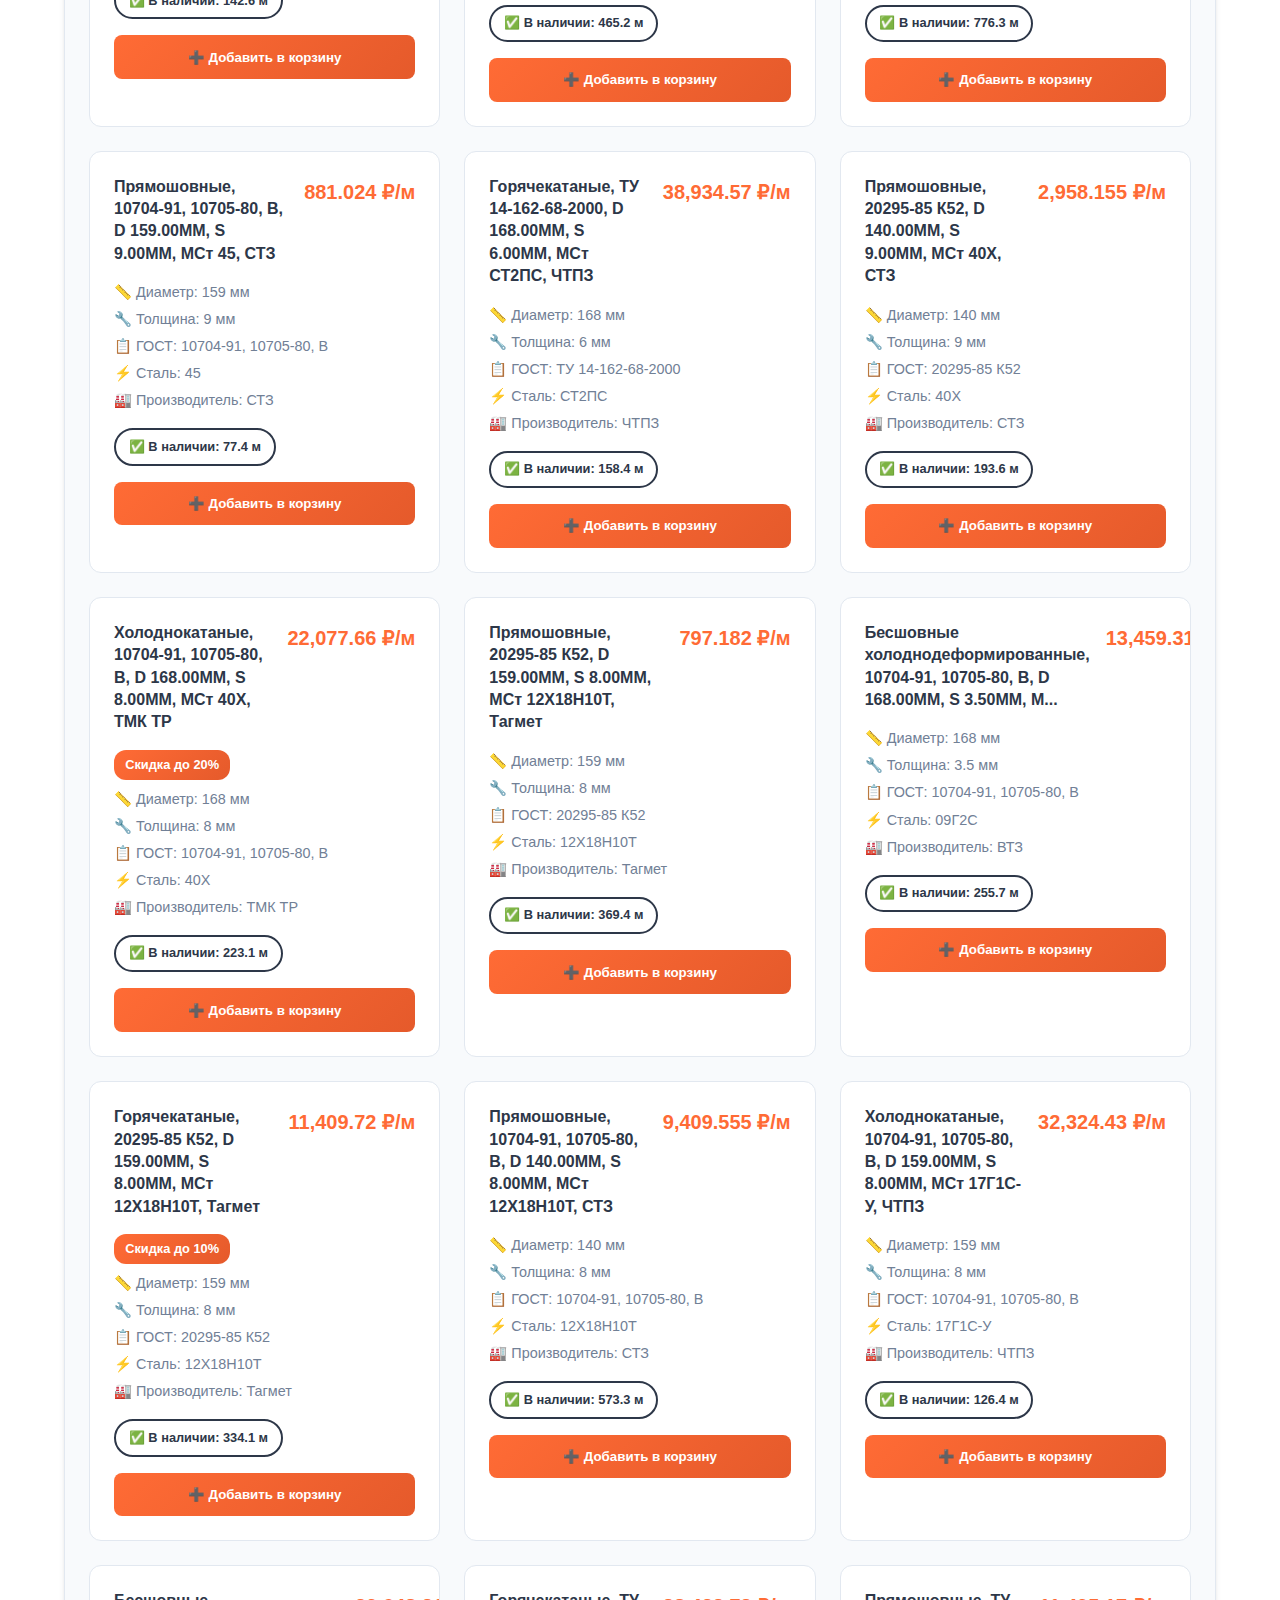
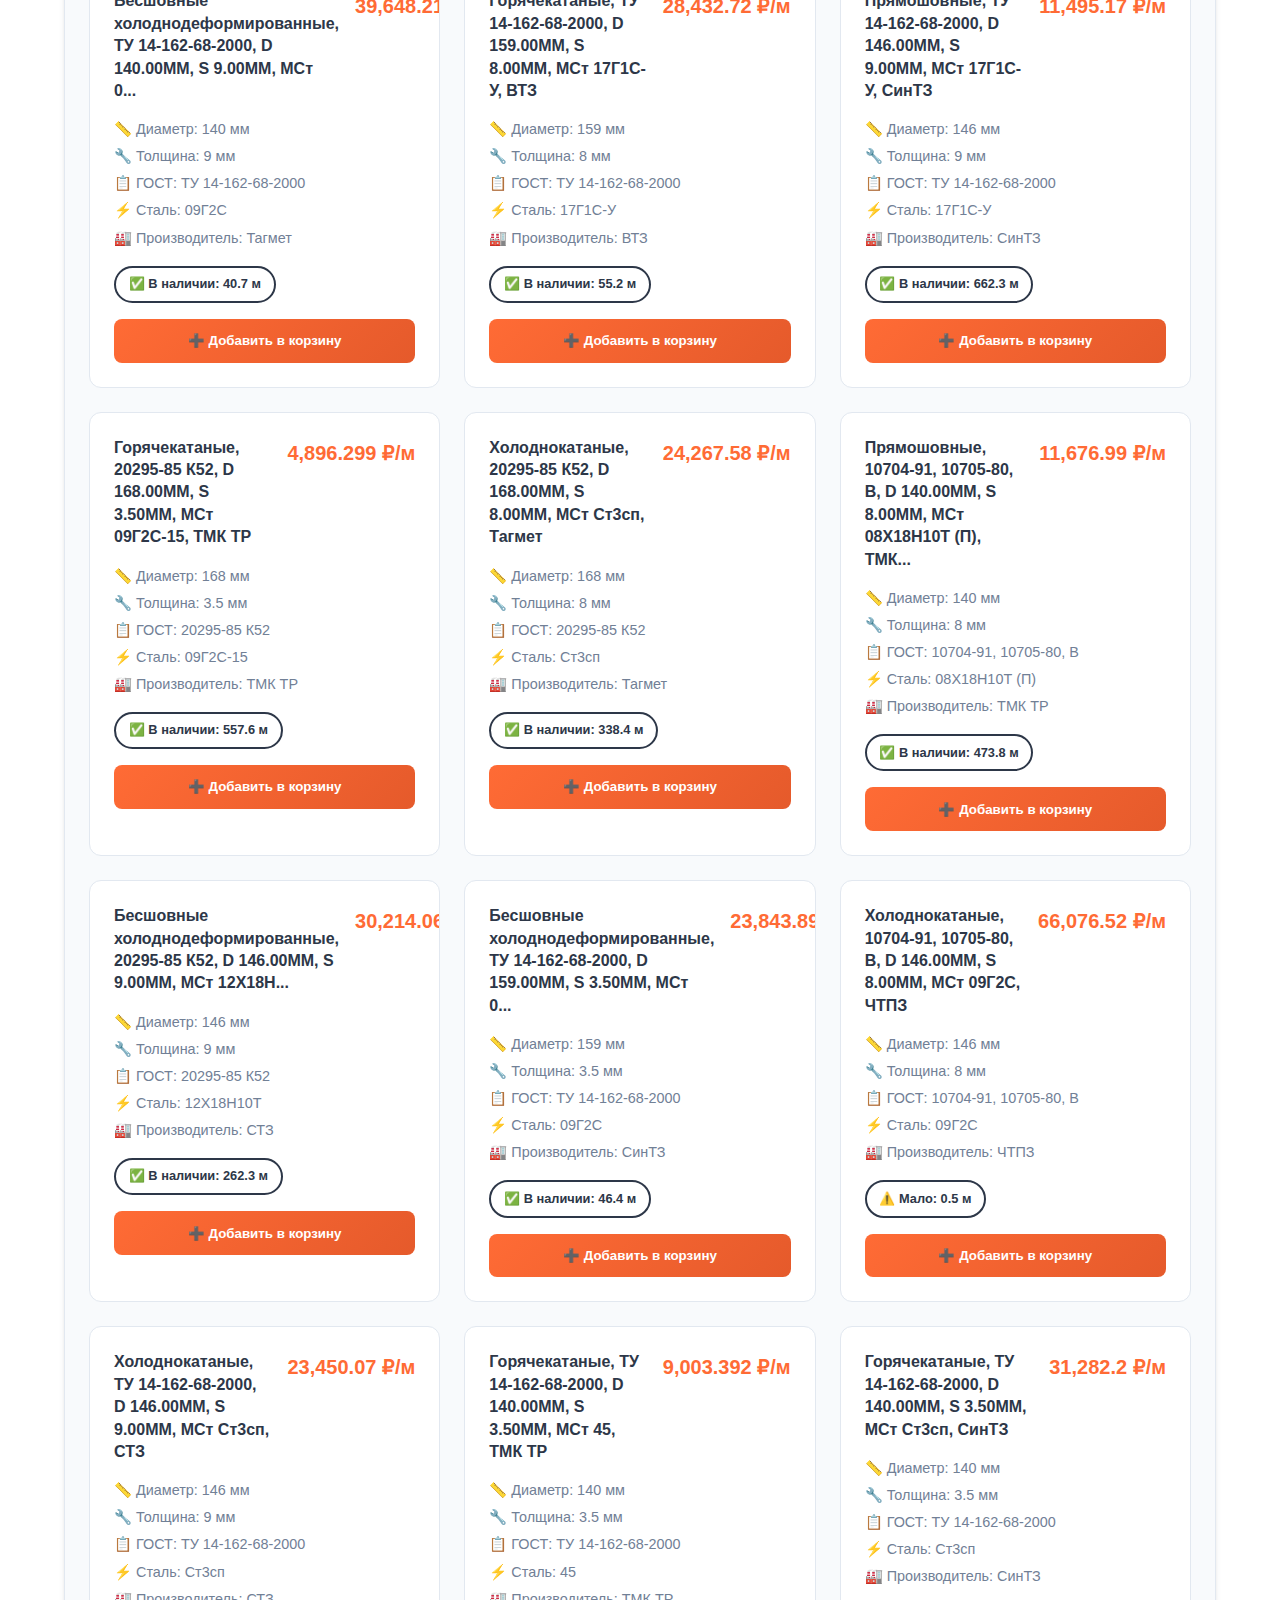
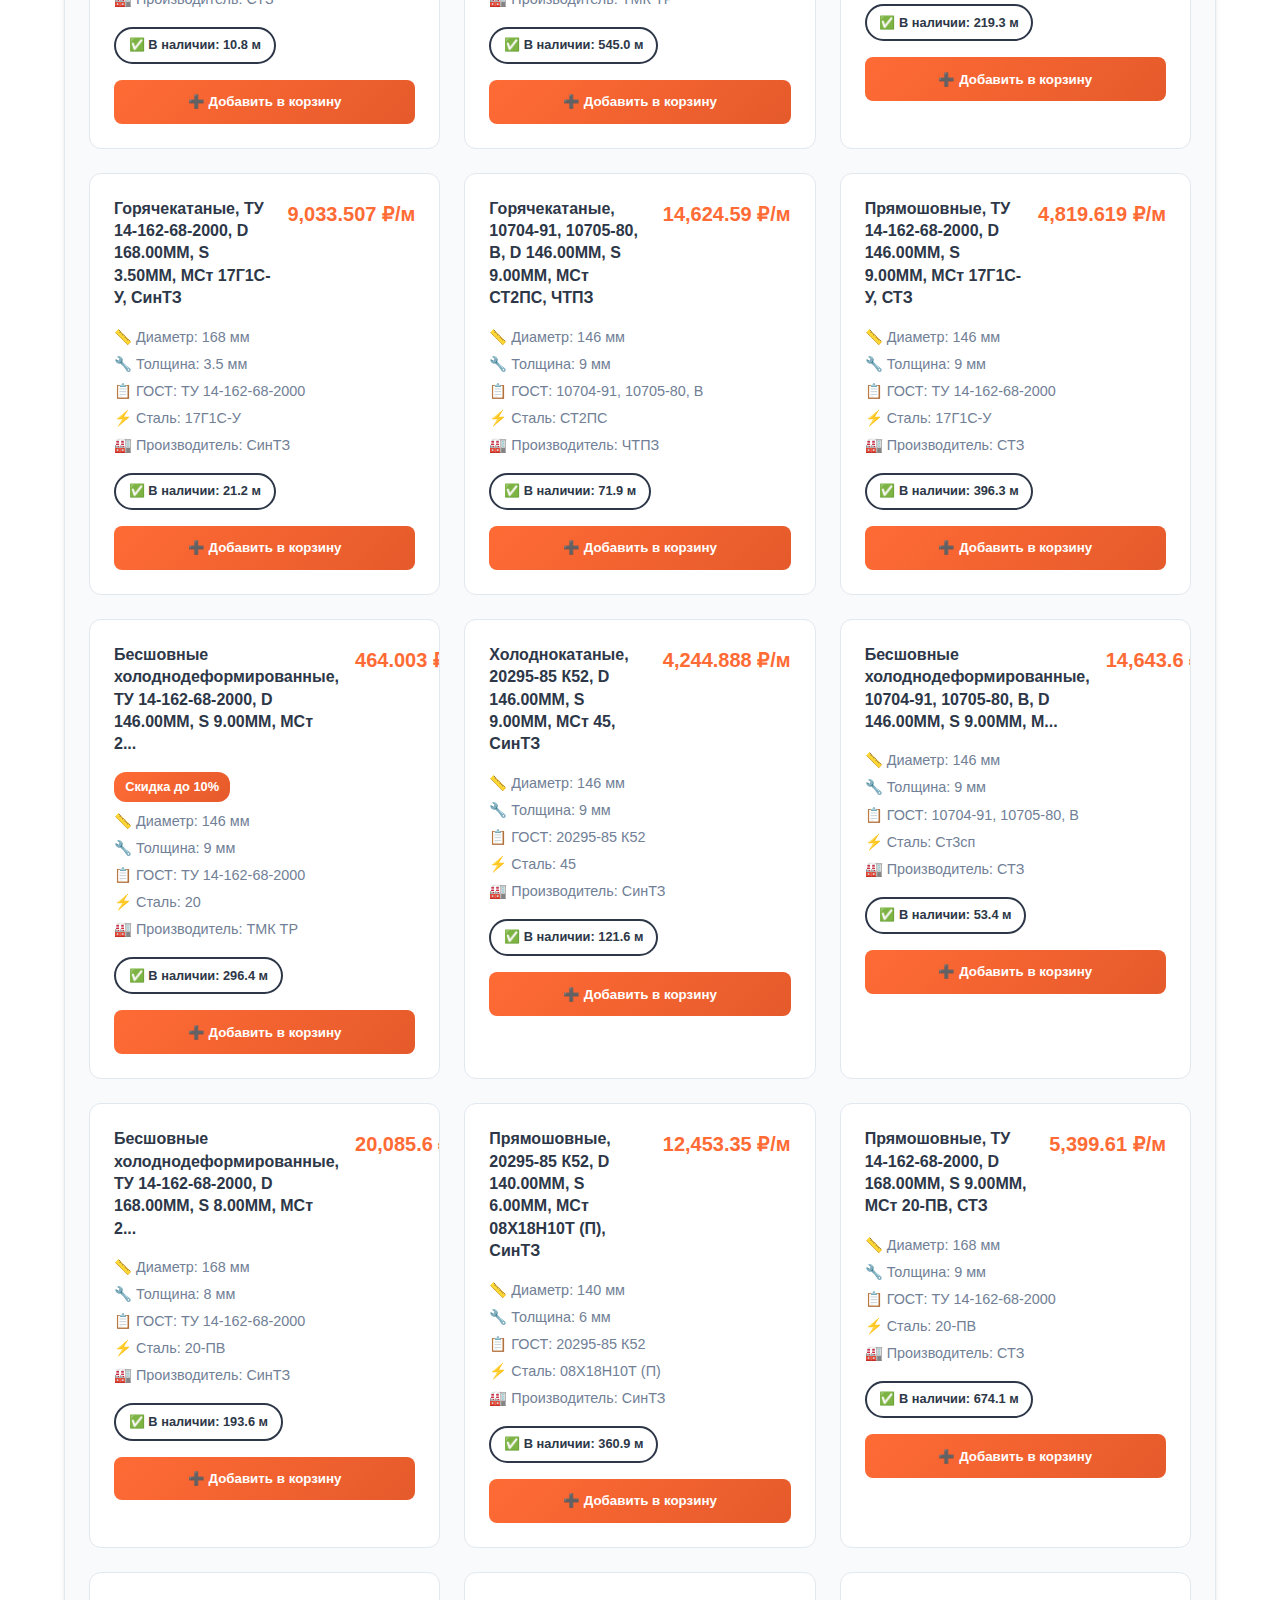
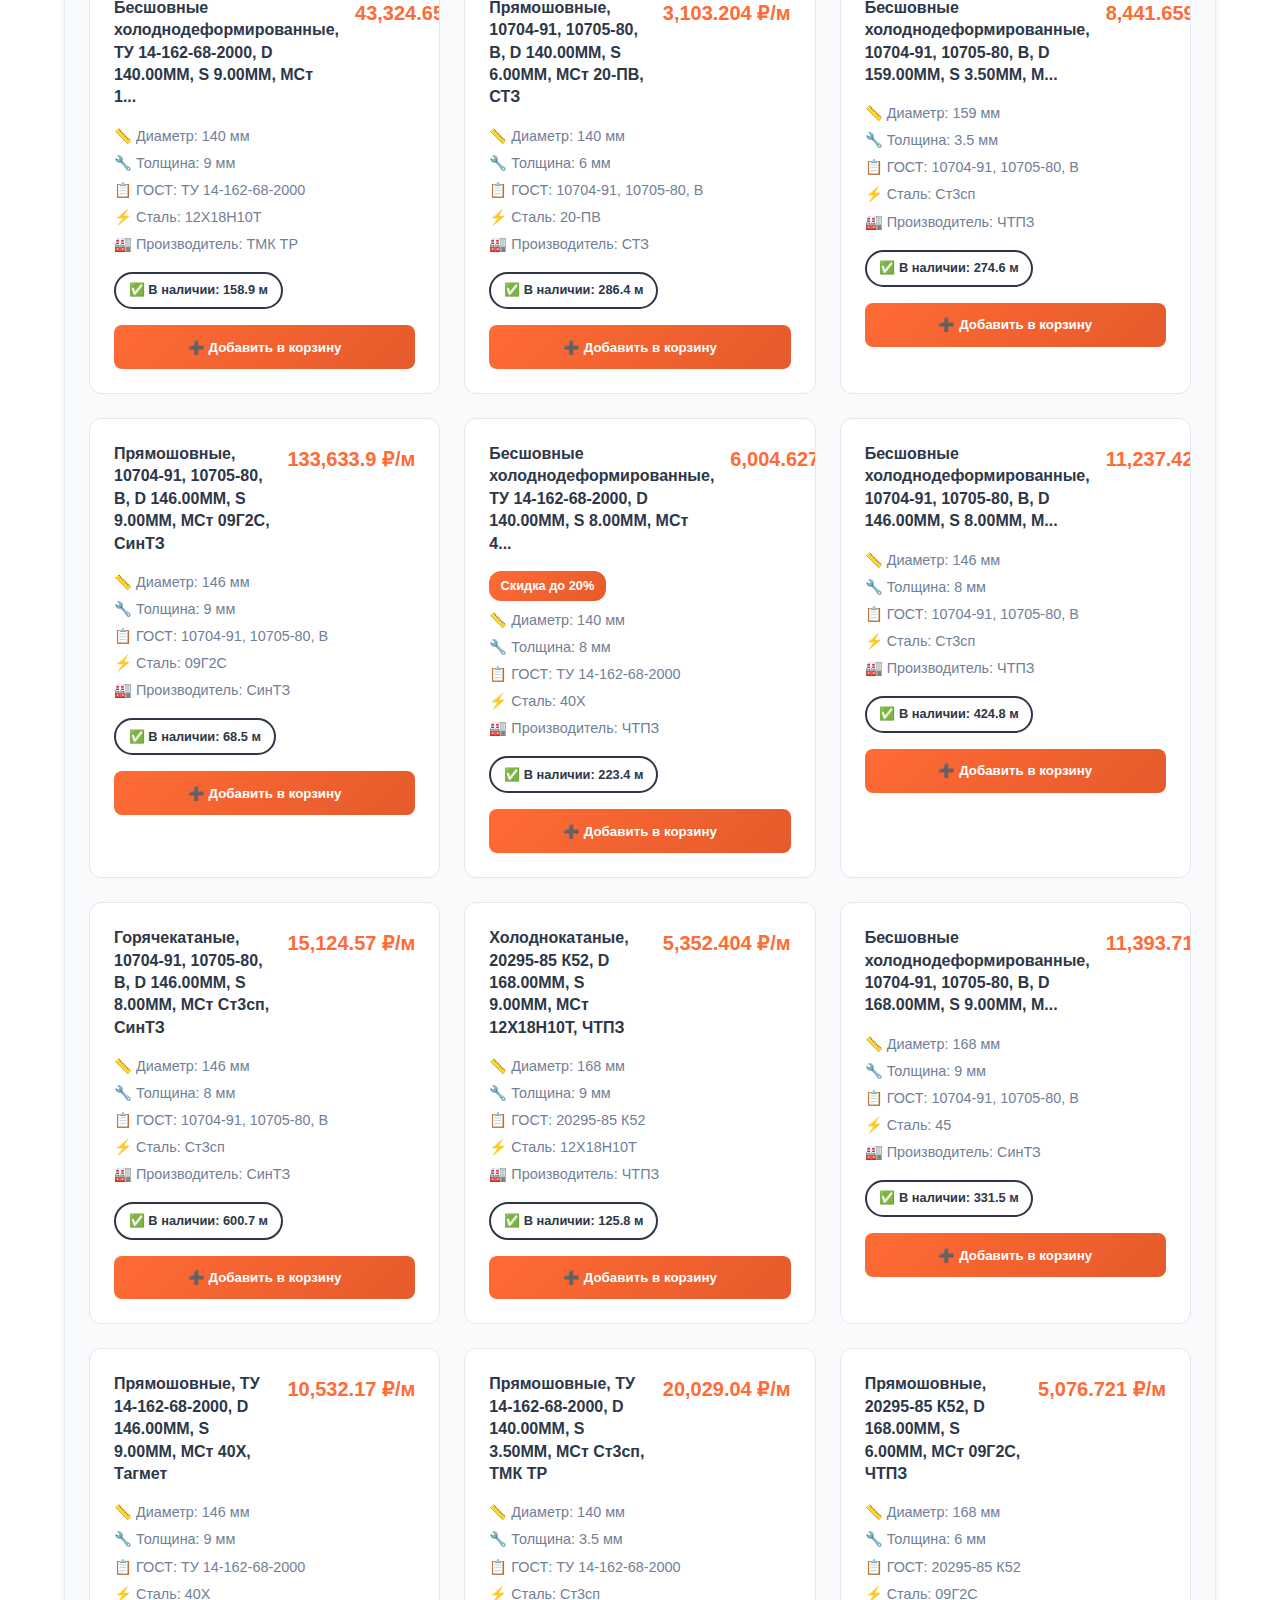
<file: Quaxww.github.io-main/index.html>
<!DOCTYPE html>
<html lang="ru">
<head>
    <meta charset="UTF-8">
    <meta name="viewport" content="width=device-width, initial-scale=1.0">
    <title>ТМК - Трубная Металлургическая Компания</title>
    <script src="https://telegram.org/js/telegram-web-app.js"></script>
    <link rel="stylesheet" href="styles.css">
</head>
<body>
    <div class="app">
        <!-- Header -->
        <header class="header">
            <div class="header-content">
                <div class="logo">
                    <img src="logo.png" alt="ТМК" class="logo-image">
                    <h1>ТМК</h1>
                </div>
                <div class="header-actions">
                    <button class="theme-toggle" id="themeToggle">
                        <span class="theme-icon">🌙</span>
                    </button>
                    <button class="cart-btn" id="cartBtn">
                        <span class="cart-icon">🛒</span>
                        <span class="cart-count" id="cartCount">0</span>
                    </button>
                </div>
            </div>
        </header>

        <!-- Main Content -->
        <main class="main">
            <!-- Search Section -->
            <section class="search-section">
                <div class="search-container">
                    <input type="text" id="searchInput" placeholder="Поиск по названию, ГОСТу или марке стали..." class="search-input">
                    <div class="search-icon">🔍</div>
                </div>
            </section>

            <!-- Filters -->
            <section class="filters-section">
                <div class="section-card">
                    <div class="filters-header">
                        <h3>🔧 Фильтры</h3>
                        <button class="clear-filters" id="clearFilters">🗑️ Очистить</button>
                    </div>
                    <div class="filters-grid">
                        <div class="filter-group">
                            <label>🏭 Склад</label>
                            <select id="stockFilter" class="filter-select">
                                <option value="">Все склады</option>
                            </select>
                        </div>
                        <div class="filter-group">
                            <label>📦 Тип продукции</label>
                            <select id="typeFilter" class="filter-select">
                                <option value="">Все типы</option>
                            </select>
                        </div>
                        <div class="filter-group">
                            <label>📏 Диаметр (мм)</label>
                            <input type="number" id="diameterFilter" class="filter-input" placeholder="мм" min="0">
                        </div>
                        <div class="filter-group">
                            <label>🔧 Толщина стенки (мм)</label>
                            <input type="number" id="thicknessFilter" class="filter-input" placeholder="мм" min="0">
                        </div>
                        <div class="filter-group">
                            <label>📋 ГОСТ</label>
                            <select id="gostFilter" class="filter-select">
                                <option value="">Все ГОСТы</option>
                            </select>
                        </div>
                        <div class="filter-group">
                            <label>⚡ Марка стали</label>
                            <select id="steelFilter" class="filter-select">
                                <option value="">Все марки</option>
                            </select>
                        </div>
                    </div>
                </div>
            </section>

            <!-- Products -->
            <section class="products-section">
                <div class="section-card">
                    <div class="section-header">
                        <h2>📦 Каталог продукции</h2>
                        <div class="products-stats">
                            <span class="stat" id="productsCount">0 товаров</span>
                            <span class="stat" id="availableCount">0 в наличии</span>
                        </div>
                    </div>

                    <div class="products-grid" id="productsGrid">
                        <!-- Products will be loaded here -->
                    </div>

                    <div class="loading" id="loading">
                        <div class="spinner"></div>
                        <p>Загрузка каталога...</p>
                    </div>

                    <div class="empty-state" id="emptyState" style="display: none;">
                        <div class="empty-icon">📦</div>
                        <h3>Товары не найдены</h3>
                        <p>Попробуйте изменить параметры фильтрации</p>
                    </div>
                </div>
            </section>
        </main>

        <!-- Footer -->
        <footer class="footer">
            <div class="footer-content">
                <div class="footer-section">
                    <h4>ТМК</h4>
                    <p>Трубная Металлургическая Компания</p>
                    <p>Профессиональные решения с 2001 года</p>
                </div>
                <div class="footer-section">
                    <h4>Контакты</h4>
                    <p>📞 +7 (800) 100-00-00</p>
                    <p>📧 info@tmk.ru</p>
                    <p>📍 Москва, ул. Металлургов, 15</p>
                </div>
                <div class="footer-section">
                    <h4>Режим работы</h4>
                    <p>Пн-Пт: 9:00-18:00</p>
                    <p>Сб-Вс: выходной</p>
                </div>
            </div>
            <div class="footer-bottom">
                <p>&copy; 2024 ТМК. Все права защищены.</p>
            </div>
        </footer>

        <!-- Modals -->
        <div class="modal" id="productModal">
            <div class="modal-content">
                <div class="modal-header">
                    <h3 id="productModalTitle">Добавить в корзину</h3>
                    <button class="close-modal" id="closeProductModal">×</button>
                </div>
                <div class="modal-body">
                    <div class="product-details" id="productDetails"></div>
                    <div class="quantity-section">
                        <label>Количество:</label>
                        <div class="quantity-tabs">
                            <button class="tab-btn active" data-unit="meters">📏 Метры</button>
                            <button class="tab-btn" data-unit="tons">⚖️ Тонны</button>
                        </div>
                        <div class="quantity-input">
                            <input type="number" id="quantity" min="0.01" step="0.01" value="1" oninput="validateQuantity(this)">
                            <span id="quantityUnit">м</span>
                        </div>
                        <div class="stock-info" id="stockInfo">
                            Доступно: <span id="availableStock">0</span> <span id="stockUnit">м</span>
                        </div>
                        <div class="price-info">
                            <div class="price-row">
                                <span>Цена за ед.:</span>
                                <span id="unitPrice">0 ₽</span>
                            </div>
                            <div class="price-row">
                                <span>Скидка:</span>
                                <span id="discountAmount">0%</span>
                            </div>
                            <div class="price-row total">
                                <span>Итого:</span>
                                <span id="totalPrice">0 ₽</span>
                            </div>
                        </div>
                    </div>
                </div>
                <div class="modal-footer">
                    <button class="btn secondary" id="cancelAdd">Отмена</button>
                    <button class="btn primary" id="addToCart">Добавить в корзину</button>
                </div>
            </div>
        </div>

        <div class="modal" id="cartModal">
            <div class="modal-content">
                <div class="modal-header">
                    <h3>🛒 Корзина</h3>
                    <button class="close-modal" id="closeCartModal">×</button>
                </div>
                <div class="modal-body">
                    <div class="cart-items" id="cartItems">
                        <!-- Cart items will appear here -->
                    </div>
                    <div class="cart-total">
                        <div class="total-row">
                            <span>Сумма:</span>
                            <span id="subtotal">0 ₽</span>
                        </div>
                        <div class="total-row discount">
                            <span>Скидка:</span>
                            <span id="discount">0 ₽</span>
                        </div>
                        <div class="total-row final">
                            <span>Итого:</span>
                            <span id="finalTotal">0 ₽</span>
                        </div>
                    </div>
                </div>
                <div class="modal-footer">
                    <button class="btn secondary" id="continueShopping">Продолжить покупки</button>
                    <button class="btn primary" id="checkout">Оформить заказ</button>
                </div>
            </div>
        </div>

        <div class="modal" id="checkoutModal">
            <div class="modal-content">
                <div class="modal-header">
                    <h3>🚀 Оформление заказа</h3>
                    <button class="close-modal" id="closeCheckoutModal">×</button>
                </div>
                <div class="modal-body">
                    <form class="checkout-form" id="checkoutForm">
                        <div class="form-group">
                            <label>👤 ФИО *</label>
                            <input type="text" id="customerName" required 
                                   placeholder="Иванов Иван Иванович"
                                   oninput="app.validateField(this)">
                        </div>
                        <div class="form-group">
                            <label>📞 Телефон *</label>
                            <input type="tel" id="customerPhone" required 
                                   placeholder="+7 (999) 999-99-99"
                                   oninput="app.validateField(this)">
                        </div>
                        <div class="form-group">
                            <label>📧 Email *</label>
                            <input type="email" id="customerEmail" required 
                                   placeholder="ivanov@example.ru"
                                   oninput="app.validateField(this)">
                        </div>
                        <div class="form-group">
                            <label>🏢 Компания</label>
                            <input type="text" id="customerCompany" 
                                   placeholder="Название вашей компании">
                        </div>
                        <div class="form-group">
                            <label>📍 Адрес доставки</label>
                            <textarea id="deliveryAddress" 
                                      placeholder="Город, улица, дом, квартира"></textarea>
                        </div>
                        <div class="form-group">
                            <label>💬 Комментарий к заказу</label>
                            <textarea id="orderComment" 
                                      placeholder="Дополнительные пожелания или комментарии"></textarea>
                        </div>
                        
                        <!-- Капча -->
                        <div class="form-group">
                            <label>🔒 Подтвердите, что вы не робот *</label>
                            <div class="captcha-container">
                                <div class="captcha-question" id="captchaQuestion">
                                    <!-- Вопрос капчи будет сгенерирован автоматически -->
                                </div>
                                <input type="text" id="captchaAnswer" required 
                                       placeholder="Введите ответ"
                                       oninput="app.validateCaptcha(this)">
                                <button type="button" class="btn secondary" id="refreshCaptcha" 
                                        onclick="app.generateCaptcha()">🔄 Обновить</button>
                            </div>
                            <div class="captcha-hint" id="captchaHint"></div>
                        </div>
                    </form>
                </div>
                <div class="modal-footer">
                    <button class="btn secondary" id="backToCart">Назад к корзине</button>
                    <button class="btn primary" id="submitOrder">✅ Подтвердить заказ</button>
                </div>
            </div>
        </div>
    </div>

    <script src="script.js"></script>
</body>
</html>
</file>
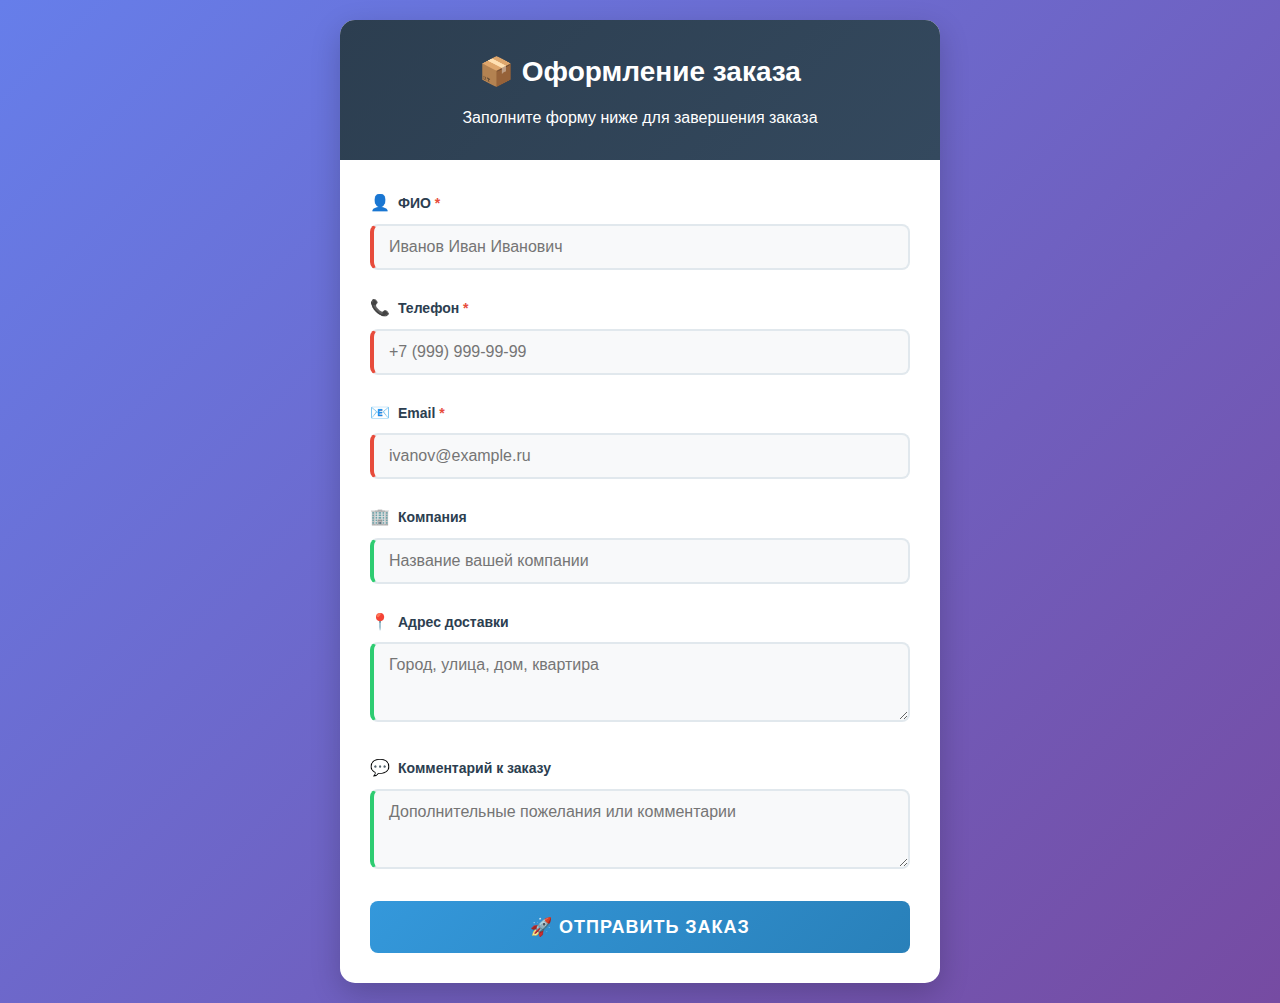
<file: form.html>
<!DOCTYPE html>
<html lang='ru'>
<head>
    <meta charset='UTF-8'>
    <meta name='viewport' content='width=device-width, initial-scale=1.0'>
    <title>Форма оформления заказа</title>
    <style>
        * {
            box-sizing: border-box;
            margin: 0;
            padding: 0;
        }
        
        body {
            font-family: 'Segoe UI', Tahoma, Geneva, Verdana, sans-serif;
            line-height: 1.6;
            color: #333;
            background: linear-gradient(135deg, #667eea 0%, #764ba2 100%);
            min-height: 100vh;
            padding: 20px;
        }
        
        .container {
            max-width: 600px;
            margin: 0 auto;
            background: white;
            border-radius: 15px;
            box-shadow: 0 10px 30px rgba(0,0,0,0.2);
            overflow: hidden;
        }
        
        .header {
            background: linear-gradient(135deg, #2c3e50, #34495e);
            color: white;
            padding: 30px;
            text-align: center;
        }
        
        .header h1 {
            font-size: 28px;
            margin-bottom: 10px;
        }
        
        .form-container {
            padding: 30px;
        }
        
        .form-group {
            margin-bottom: 25px;
        }
        
        label {
            display: block;
            margin-bottom: 8px;
            font-weight: 600;
            color: #2c3e50;
            font-size: 14px;
        }
        
        input[type='text'],
        input[type='tel'],
        input[type='email'],
        textarea {
            width: 100%;
            padding: 12px 15px;
            border: 2px solid #e1e8ed;
            border-radius: 8px;
            font-size: 16px;
            transition: all 0.3s ease;
            background-color: #f8f9fa;
        }
        
        input:focus,
        textarea:focus {
            outline: none;
            border-color: #3498db;
            background-color: white;
            box-shadow: 0 0 0 3px rgba(52, 152, 219, 0.1);
        }
        
        input:required,
        textarea:required {
            border-left: 4px solid #e74c3c;
        }
        
        input:valid,
        textarea:valid {
            border-left: 4px solid #2ecc71;
        }
        
        textarea {
            resize: vertical;
            min-height: 80px;
            font-family: inherit;
        }
        
        .submit-btn {
            background: linear-gradient(135deg, #3498db, #2980b9);
            color: white;
            border: none;
            padding: 15px 30px;
            font-size: 18px;
            font-weight: 600;
            border-radius: 8px;
            cursor: pointer;
            width: 100%;
            transition: all 0.3s ease;
            text-transform: uppercase;
            letter-spacing: 1px;
        }
        
        .submit-btn:hover {
            background: linear-gradient(135deg, #2980b9, #3498db);
            transform: translateY(-2px);
            box-shadow: 0 5px 15px rgba(0,0,0,0.2);
        }
        
        .submit-btn:active {
            transform: translateY(0);
        }
        
        .required {
            color: #e74c3c;
        }
        
        .field-icon {
            margin-right: 8px;
            font-size: 16px;
        }
        
        @media (max-width: 768px) {
            body {
                padding: 10px;
            }
            
            .container {
                border-radius: 10px;
            }
            
            .header {
                padding: 20px;
            }
            
            .header h1 {
                font-size: 24px;
            }
            
            .form-container {
                padding: 20px;
            }
        }
    </style>
</head>
<body>
    <div class="container">
        <div class="header">
            <h1>📦 Оформление заказа</h1>
            <p>Заполните форму ниже для завершения заказа</p>
        </div>
        
        <div class="form-container">
            <form method="POST" action="/submit">
                <div class="form-group">
                    <label><span class="field-icon">👤</span>ФИО <span class="required">*</span></label>
                    <input type="text" name="customerName" required 
                           placeholder="Иванов Иван Иванович"
                           pattern="[А-Яа-яЁё\s]{3,}"
                           title="Введите ФИО кириллицей">
                </div>
                
                <div class="form-group">
                    <label><span class="field-icon">📞</span>Телефон <span class="required">*</span></label>
                    <input type="tel" name="customerPhone" required 
                           placeholder="+7 (999) 999-99-99"
                           title="Введите номер в формате +7 XXX XXX-XX-XX">
                </div>
                
                <div class="form-group">
                    <label><span class="field-icon">📧</span>Email <span class="required">*</span></label>
                    <input type="email" name="customerEmail" required 
                           placeholder="ivanov@example.ru">
                </div>
                
                <div class="form-group">
                    <label><span class="field-icon">🏢</span>Компания</label>
                    <input type="text" name="customerCompany" 
                           placeholder="Название вашей компании">
                </div>
                
                <div class="form-group">
                    <label><span class="field-icon">📍</span>Адрес доставки</label>
                    <textarea name="deliveryAddress" 
                              placeholder="Город, улица, дом, квартира"></textarea>
                </div>
                
                <div class="form-group">
                    <label><span class="field-icon">💬</span>Комментарий к заказу</label>
                    <textarea name="orderComment" 
                              placeholder="Дополнительные пожелания или комментарии"></textarea>
                </div>
                
                <a href="success.html">
                    <button type="submit" class="submit-btn">
                        🚀 Отправить заказ
                    </button>
                </a>
            </form>
        </div>
    </div>
    
    <script>
        // Добавляем маску для телефона
        const phoneInput = document.querySelector('input[name="customerPhone"]');
        phoneInput.addEventListener('input', function(e) {
            let value = e.target.value.replace(/\D/g, '');
            if (value.startsWith('7') || value.startsWith('8')) {
                value = value.substring(1);
            }
            if (value.length > 0) {
                value = '+7 (' + value;
                if (value.length > 7) value = value.substring(0, 7) + ') ' + value.substring(7);
                if (value.length > 12) value = value.substring(0, 12) + '-' + value.substring(12);
                if (value.length > 15) value = value.substring(0, 15) + '-' + value.substring(15);
            }
            e.target.value = value;
        });

        // Валидация формы перед отправкой
        document.querySelector('form').addEventListener('submit', function(e) {
            const requiredFields = this.querySelectorAll('[required]');
            let isValid = true;

            requiredFields.forEach(field => {
                if (!field.value.trim()) {
                    isValid = false;
                    field.style.borderColor = '#e74c3c';
                } else {
                    field.style.borderColor = '#2ecc71';
                }
            });

            if (!isValid) {
                e.preventDefault();
                alert('Пожалуйста, заполните все обязательные поля (отмечены *)');
            }
        });
    </script>
</body>

</html>
</file>
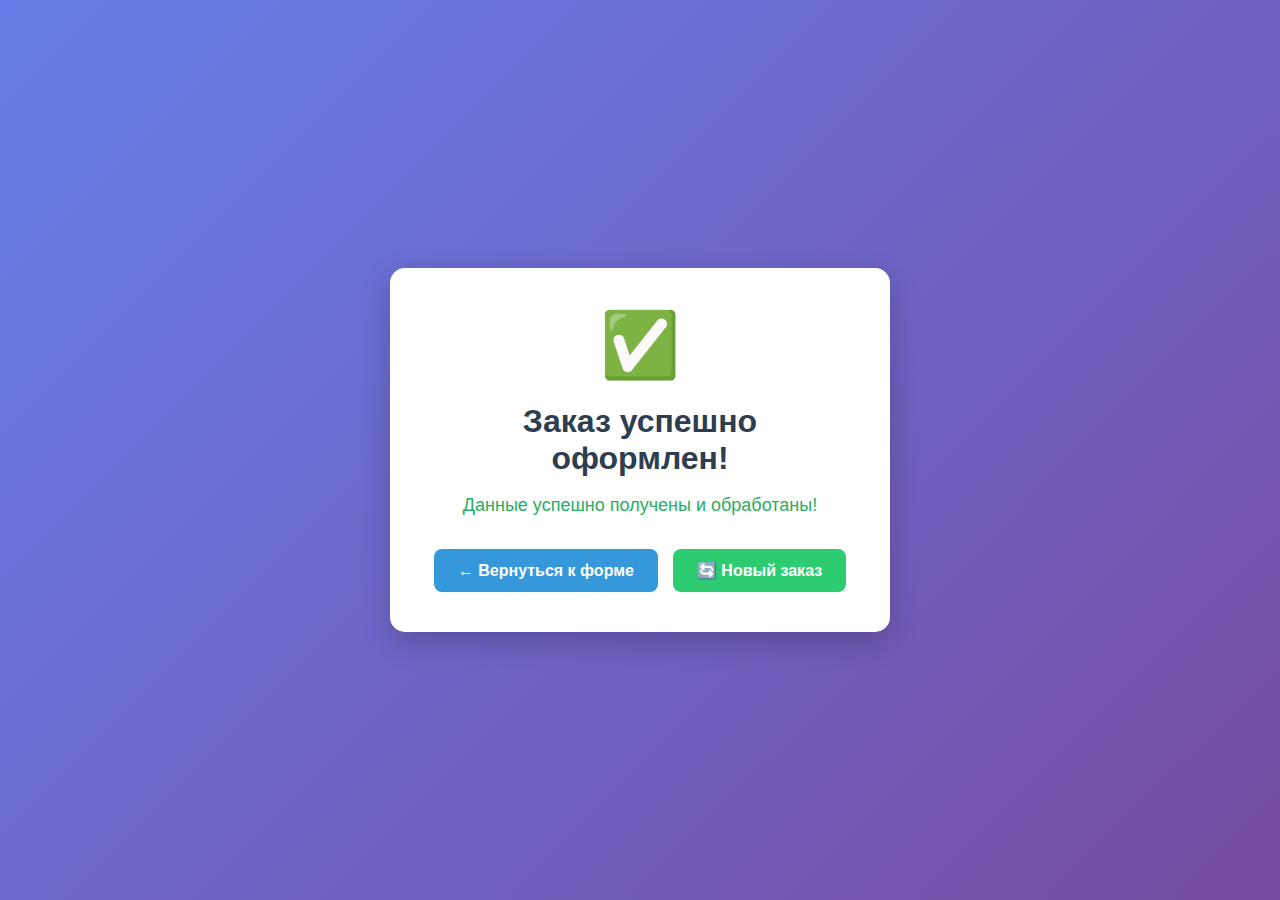
<file: success.html>
<!DOCTYPE html>
<html lang='ru'>
<head>
    <meta charset='UTF-8'>
    <meta name='viewport' content='width=device-width, initial-scale=1.0'>
    <title>Успех!</title>
    <style>
        * {
            box-sizing: border-box;
            margin: 0;
            padding: 0;
        }
        
        body {
            font-family: 'Segoe UI', Tahoma, Geneva, Verdana, sans-serif;
            background: linear-gradient(135deg, #667eea 0%, #764ba2 100%);
            min-height: 100vh;
            display: flex;
            align-items: center;
            justify-content: center;
            padding: 20px;
        }
        
        .success-container {
            background: white;
            border-radius: 15px;
            box-shadow: 0 10px 30px rgba(0,0,0,0.2);
            padding: 40px;
            text-align: center;
            max-width: 500px;
            width: 100%;
        }
        
        .success-icon {
            font-size: 64px;
            margin-bottom: 20px;
        }
        
        h1 {
            color: #2c3e50;
            margin-bottom: 15px;
        }
        
        .success-message {
            color: #27ae60;
            font-size: 18px;
            margin-bottom: 30px;
            line-height: 1.5;
        }
        
        .button-group {
            display: flex;
            gap: 15px;
            justify-content: center;
            flex-wrap: wrap;
        }
        
        .btn {
            padding: 12px 24px;
            border: none;
            border-radius: 8px;
            font-size: 16px;
            font-weight: 600;
            cursor: pointer;
            transition: all 0.3s ease;
            text-decoration: none;
            display: inline-block;
        }
        
        .btn-back {
            background: #3498db;
            color: white;
        }
        
        .btn-new {
            background: #2ecc71;
            color: white;
        }
        
        .btn:hover {
            transform: translateY(-2px);
            box-shadow: 0 5px 15px rgba(0,0,0,0.2);
        }
        
        @media (max-width: 480px) {
            .success-container {
                padding: 30px 20px;
            }
            
            .button-group {
                flex-direction: column;
            }
            
            .btn {
                width: 100%;
            }
        }
    </style>
</head>
<body>
    <div class="success-container">
        <div class="success-icon">✅</div>
        <h1>Заказ успешно оформлен!</h1>
        <div class="success-message" id="message">Данные успешно получены и обработаны!</div>
        <div class="button-group">
            <button onclick="window.history.back()" class="btn btn-back">← Вернуться к форме</button>
            <button onclick="window.location.href='/'" class="btn btn-new">🔄 Новый заказ</button>
        </div>
    </div>

    <script>
        // Можно добавить дополнительную информацию в сообщение
        const urlParams = new URLSearchParams(window.location.search);
        const message = urlParams.get('message');
        if (message) {
            document.getElementById('message').textContent = decodeURIComponent(message);
        }
    </script>
</body>
</html>
</file>
<file: styles.css>
/* styles.css - полностью обновленная версия */

* {
    margin: 0;
    padding: 0;
    box-sizing: border-box;
}

:root {
    --primary: #e85d04;
    --primary-dark: #dc2f02;
    --primary-light: #e85d04;
    --secondary: #2D3748;
    --background: #FFFFFF;
    --surface: #F8FAFC;
    --surface-light: #FFFFFF;
    --text: #1A202C;
    --text-secondary: #4A5568;
    --border: #E2E8F0;
    --success: #38A169;
    --error: #e85d04;
    --warning: #DD6B20;
    --info: #3182CE;
    --shadow: 0 1px 3px 0 rgba(0, 0, 0, 0.1), 0 1px 2px 0 rgba(0, 0, 0, 0.06);
    --shadow-md: 0 4px 6px -1px rgba(0, 0, 0, 0.1), 0 2px 4px -1px rgba(0, 0, 0, 0.06);
    --shadow-lg: 0 10px 15px -3px rgba(0, 0, 0, 0.1), 0 4px 6px -2px rgba(0, 0, 0, 0.05);
    --radius: 8px;
    --radius-lg: 12px;
}

[data-theme="dark"] {
    --primary: #e85d04;
    --primary-dark: #e85d04;
    --primary-light: #e85d04;
    --secondary: #E2E8F0;
    --background: #1A202C;
    --surface: #2D3748;
    --surface-light: #4A5568;
    --text: #F7FAFC;
    --text-secondary: #CBD5E0;
    --border: #4A5568;
    --success: #68D391;
    --error: #e85d04;
    --warning: #F6AD55;
    --info: #63B3ED;
    --shadow: 0 1px 3px 0 rgba(0, 0, 0, 0.3), 0 1px 2px 0 rgba(0, 0, 0, 0.2);
    --shadow-md: 0 4px 6px -1px rgba(0, 0, 0, 0.3), 0 2px 4px -1px rgba(0, 0, 0, 0.2);
    --shadow-lg: 0 10px 15px -3px rgba(0, 0, 0, 0.3), 0 4px 6px -2px rgba(0, 0, 0, 0.2);
}

body {
    font-family: 'Inter', -apple-system, BlinkMacSystemFont, 'Segoe UI', Roboto, sans-serif;
    background: var(--background);
    color: var(--text);
    line-height: 1.6;
    transition: all 0.3s ease;
    font-size: 14px;
}

.app {
    max-width: 100%;
    min-height: 100vh;
    display: flex;
    flex-direction: column;
}

/* Header */
.header {
    background: var(--surface);
    border-bottom: 1px solid var(--border);
    padding: 0.75rem 1rem;
    position: sticky;
    top: 0;
    z-index: 100;
    box-shadow: var(--shadow);
}

.header-content {
    display: flex;
    justify-content: space-between;
    align-items: center;
    max-width: 1400px;
    margin: 0 auto;
}

.logo {
    display: flex;
    align-items: center;
    gap: 0.75rem;
}

.logo-image {
    width: 40px;
    height: 40px;
    border-radius: var(--radius);
    object-fit: contain;
}

.logo h1 {
    font-size: 1.5rem;
    font-weight: 700;
    color: var(--primary);
}

.header-actions {
    display: flex;
    align-items: center;
    gap: 0.75rem;
}

.theme-toggle, .cart-btn {
    background: var(--surface-light);
    border: 1px solid var(--border);
    border-radius: var(--radius);
    padding: 0.6rem;
    cursor: pointer;
    transition: all 0.2s ease;
    display: flex;
    align-items: center;
    justify-content: center;
}

.theme-toggle:hover, .cart-btn:hover {
    border-color: var(--primary);
    transform: translateY(-1px);
}

.cart-btn {
    position: relative;
}

.cart-count {
    position: absolute;
    top: -5px;
    right: -5px;
    background: var(--primary);
    color: white;
    border-radius: 50%;
    width: 18px;
    height: 18px;
    font-size: 0.7rem;
    display: flex;
    align-items: center;
    justify-content: center;
    font-weight: 700;
    border: 2px solid var(--surface);
}

/* Main Content */
.main {
    flex: 1;
    max-width: 1400px;
    margin: 0 auto;
    padding: 1.5rem;
    width: 100%;
}

/* Hero Section */
.hero-section {
    background: linear-gradient(135deg, var(--primary) 0%, var(--primary-dark) 100%);
    border-radius: var(--radius-lg);
    padding: 2.5rem 2rem;
    margin-bottom: 2rem;
    text-align: center;
    color: white;
    box-shadow: var(--shadow-lg);
}

.hero-content h2 {
    font-size: 1.75rem;
    font-weight: 700;
    margin-bottom: 0.5rem;
}

.hero-content p {
    font-size: 1rem;
    opacity: 0.9;
}

/* Search */
.search-section {
    margin-bottom: 1.5rem;
}

.search-container {
    position: relative;
    max-width: 600px;
    margin: 0 auto;
}

.search-input {
    width: 100%;
    padding: 0.875rem 1rem 0.875rem 3rem;
    background: var(--surface);
    border: 1px solid var(--border);
    border-radius: var(--radius);
    color: var(--text);
    font-size: 0.9rem;
    transition: all 0.2s ease;
    box-shadow: var(--shadow);
}

.search-input:focus {
    outline: none;
    border-color: var(--primary);
    box-shadow: 0 0 0 3px rgba(227, 6, 19, 0.1);
}

.search-icon {
    position: absolute;
    left: 1rem;
    top: 50%;
    transform: translateY(-50%);
    color: var(--text-secondary);
}

/* Section Cards */
.section-card {
    background: var(--surface);
    border: 1px solid var(--border);
    border-radius: var(--radius-lg);
    padding: 1.5rem;
    margin-bottom: 1.5rem;
    box-shadow: var(--shadow);
}

/* Filters & Sorting */
.filters-header {
    display: flex;
    justify-content: space-between;
    align-items: center;
    margin-bottom: 1.5rem;
}

.filters-header h3 {
    font-size: 1.125rem;
    font-weight: 600;
}

.clear-filters {
    background: var(--error);
    color: white;
    border: none;
    padding: 0.5rem 1rem;
    border-radius: var(--radius);
    cursor: pointer;
    font-size: 0.8rem;
    font-weight: 600;
    transition: all 0.2s ease;
}

.clear-filters:hover {
    background: #C53030;
    transform: translateY(-1px);
}

.sorting-controls {
    display: flex;
    gap: 1rem;
    margin-bottom: 1.5rem;
    padding-bottom: 1.5rem;
    border-bottom: 1px solid var(--border);
}

.sorting-controls .filter-group {
    flex: 1;
}

.filters-grid {
    display: grid;
    grid-template-columns: repeat(auto-fit, minmax(200px, 1fr));
    gap: 1rem;
}

.filter-group {
    display: flex;
    flex-direction: column;
}

.filter-group label {
    font-weight: 600;
    margin-bottom: 0.5rem;
    color: var(--text);
    font-size: 0.85rem;
}

.filter-select, .filter-input {
    width: 100%;
    padding: 0.75rem;
    background: var(--surface-light);
    border: 1px solid var(--border);
    border-radius: var(--radius);
    color: var(--text);
    font-size: 0.85rem;
    transition: all 0.2s ease;
}

.filter-select:focus, .filter-input:focus {
    outline: none;
    border-color: var(--primary);
    box-shadow: 0 0 0 2px rgba(227, 6, 19, 0.1);
}

.filter-input[type="number"]::-webkit-outer-spin-button,
.filter-input[type="number"]::-webkit-inner-spin-button {
    -webkit-appearance: none;
    margin: 0;
}

.filter-input[type="number"] {
    -moz-appearance: textfield;
}

/* Products */
.section-header {
    display: flex;
    justify-content: space-between;
    align-items: center;
    margin-bottom: 1.5rem;
    flex-wrap: wrap;
    gap: 1rem;
}

.section-header h2 {
    font-size: 1.25rem;
    font-weight: 600;
}

.products-stats {
    display: flex;
    gap: 1.5rem;
}

.stat {
    color: var(--text-secondary);
    font-size: 0.8rem;
    font-weight: 600;
}

.products-grid {
    display: grid;
    grid-template-columns: repeat(auto-fill, minmax(320px, 1fr));
    gap: 1.5rem;
    margin-bottom: 2rem;
}

.product-card {
    background: var(--surface-light);
    border: 1px solid var(--border);
    border-radius: var(--radius);
    padding: 1.25rem;
    cursor: pointer;
    transition: all 0.3s ease;
    position: relative;
    overflow: hidden;
    display: flex;
    flex-direction: column;
    height: 100%;
}

.product-card::before {
    content: '';
    position: absolute;
    top: 0;
    left: 0;
    right: 0;
    height: 3px;
    background: linear-gradient(135deg, var(--primary) 0%, var(--primary-dark) 100%);
    transform: scaleX(0);
    transition: transform 0.3s ease;
}

.product-card:hover {
    border-color: var(--primary);
    transform: translateY(-4px);
    box-shadow: var(--shadow-lg);
}

.product-card:hover::before {
    transform: scaleX(1);
}

.product-header {
    display: flex;
    justify-content: space-between;
    align-items: flex-start;
    margin-bottom: 1rem;
    gap: 1rem;
}

.product-name {
    font-weight: 600;
    font-size: 0.95rem;
    line-height: 1.4;
    flex: 1;
}

.product-price {
    font-weight: 700;
    font-size: 1.1rem;
    color: var(--primary);
    white-space: nowrap;
}

.product-specs {
    color: var(--text-secondary);
    font-size: 0.8rem;
    margin-bottom: 1rem;
    flex-grow: 1;
}

.product-specs div {
    margin-bottom: 0.25rem;
    display: flex;
    align-items: center;
    gap: 0.5rem;
}

.product-stock {
    display: flex;
    justify-content: space-between;
    align-items: center;
    margin-bottom: 1rem;
}

.stock-status {
    font-size: 0.75rem;
    font-weight: 600;
    padding: 0.3rem 0.6rem;
    border-radius: 20px;
    border: 1px solid;
}

.stock-available {
    background: rgba(56, 161, 105, 0.1);
    color: var(--success);
    border-color: var(--success);
}

.stock-low {
    background: rgba(221, 107, 32, 0.1);
    color: var(--warning);
    border-color: var(--warning);
}

.stock-none {
    background: rgba(229, 62, 62, 0.1);
    color: var(--error);
    border-color: var(--error);
}

.discount-badge {
    background: linear-gradient(135deg, var(--primary) 0%, var(--primary-dark) 100%);
    color: white;
    padding: 0.25rem 0.6rem;
    border-radius: 10px;
    font-size: 0.7rem;
    font-weight: 700;
    margin-bottom: 0.5rem;
    display: inline-block;
}

.add-to-cart {
    width: 100%;
    background: linear-gradient(135deg, var(--primary) 0%, var(--primary-dark) 100%);
    color: white;
    border: none;
    padding: 0.75rem;
    border-radius: var(--radius);
    font-weight: 600;
    cursor: pointer;
    transition: all 0.3s ease;
    display: flex;
    align-items: center;
    justify-content: center;
    gap: 0.5rem;
    margin-top: auto;
    font-size: 0.85rem;
}

.add-to-cart:hover:not(:disabled) {
    transform: translateY(-2px);
    box-shadow: var(--shadow-md);
}

.add-to-cart:disabled {
    background: var(--border);
    cursor: not-allowed;
    transform: none;
}

/* Loading */
.loading {
    text-align: center;
    padding: 3rem;
    color: var(--text-secondary);
}

.spinner {
    border: 3px solid var(--border);
    border-top: 3px solid var(--primary);
    border-radius: 50%;
    width: 50px;
    height: 50px;
    animation: spin 1s linear infinite;
    margin: 0 auto 1rem;
}

@keyframes spin {
    0% { transform: rotate(0deg); }
    100% { transform: rotate(360deg); }
}

.empty-state {
    text-align: center;
    padding: 3rem;
    color: var(--text-secondary);
}

.empty-icon {
    font-size: 4rem;
    margin-bottom: 1rem;
    opacity: 0.5;
}

/* Footer */
.footer {
    background: var(--surface);
    border-top: 1px solid var(--border);
    margin-top: auto;
}

.footer-content {
    max-width: 1400px;
    margin: 0 auto;
    padding: 2.5rem 1.5rem;
    display: grid;
    grid-template-columns: repeat(auto-fit, minmax(250px, 1fr));
    gap: 2rem;
}

.footer-section h4 {
    font-size: 1rem;
    font-weight: 600;
    margin-bottom: 1rem;
    color: var(--primary);
}

.footer-section p {
    margin-bottom: 0.5rem;
    color: var(--text-secondary);
    font-size: 0.85rem;
}

.footer-bottom {
    border-top: 1px solid var(--border);
    padding: 1.5rem;
    text-align: center;
    color: var(--text-secondary);
    font-size: 0.8rem;
}

/* Modals */
.modal {
    display: none;
    position: fixed;
    top: 0;
    left: 0;
    width: 100%;
    height: 100%;
    background: rgba(0, 0, 0, 0.7);
    z-index: 1000;
    backdrop-filter: blur(5px);
}

.modal-content {
    position: absolute;
    top: 50%;
    left: 50%;
    transform: translate(-50%, -50%);
    background: var(--surface);
    border: 1px solid var(--border);
    border-radius: var(--radius-lg);
    width: 90%;
    max-width: 500px;
    max-height: 90vh;
    overflow-y: auto;
    box-shadow: var(--shadow-lg);
}

.modal-header {
    display: flex;
    justify-content: space-between;
    align-items: center;
    padding: 1.25rem 1.5rem;
    border-bottom: 1px solid var(--border);
    background: var(--surface-light);
    border-radius: var(--radius-lg) var(--radius-lg) 0 0;
}

.modal-header h3 {
    font-size: 1.125rem;
    font-weight: 600;
}

.close-modal {
    background: none;
    border: none;
    color: var(--text-secondary);
    font-size: 1.5rem;
    cursor: pointer;
    padding: 0;
    width: 30px;
    height: 30px;
    display: flex;
    align-items: center;
    justify-content: center;
    border-radius: 6px;
    transition: all 0.2s ease;
}

.close-modal:hover {
    background: var(--border);
    color: var(--text);
}

.modal-body {
    padding: 1.5rem;
}

.modal-footer {
    padding: 1.25rem 1.5rem;
    border-top: 1px solid var(--border);
    display: flex;
    gap: 0.75rem;
    justify-content: flex-end;
}

/* Buttons */
.btn {
    padding: 0.75rem 1.25rem;
    border: none;
    border-radius: var(--radius);
    font-weight: 600;
    cursor: pointer;
    transition: all 0.2s ease;
    font-size: 0.85rem;
    display: flex;
    align-items: center;
    gap: 0.5rem;
}

.btn.primary {
    background: linear-gradient(135deg, var(--primary) 0%, var(--primary-dark) 100%);
    color: white;
}

.btn.primary:hover:not(:disabled) {
    transform: translateY(-1px);
    box-shadow: var(--shadow-md);
}

.btn.primary:disabled {
    background: var(--border);
    cursor: not-allowed;
    transform: none;
}

.btn.secondary {
    background: var(--surface-light);
    color: var(--text);
    border: 1px solid var(--border);
}

.btn.secondary:hover {
    background: var(--border);
}

/* Product Modal */
.product-details {
    margin-bottom: 1.5rem;
}

.product-details .product-name {
    font-size: 1.05rem;
    margin-bottom: 1rem;
    color: var(--text);
}

.product-details .product-specs {
    background: var(--surface-light);
    padding: 1.25rem;
    border-radius: var(--radius);
    border: 1px solid var(--border);
    margin-bottom: 1.5rem;
}

.product-details .product-specs div {
    display: flex;
    justify-content: space-between;
    padding: 0.5rem 0;
    border-bottom: 1px solid var(--border);
    font-size: 0.85rem;
}

.product-details .product-specs div:last-child {
    border-bottom: none;
}

.quantity-section label {
    display: block;
    margin-bottom: 0.75rem;
    font-weight: 600;
    font-size: 0.9rem;
}

.quantity-tabs {
    display: flex;
    gap: 0.5rem;
    margin-bottom: 1rem;
}

.tab-btn {
    flex: 1;
    padding: 0.75rem;
    background: var(--surface-light);
    border: 1px solid var(--border);
    border-radius: var(--radius);
    color: var(--text-secondary);
    cursor: pointer;
    transition: all 0.2s ease;
    display: flex;
    align-items: center;
    justify-content: center;
    gap: 0.5rem;
    font-size: 0.8rem;
}

.tab-btn.active {
    background: var(--primary);
    color: white;
    border-color: var(--primary);
    transform: translateY(-1px);
}

.quantity-input {
    display: flex;
    align-items: center;
    gap: 0.75rem;
    margin-bottom: 1rem;
}

.quantity-input input {
    flex: 1;
    padding: 0.75rem;
    background: var(--surface-light);
    border: 1px solid var(--border);
    border-radius: var(--radius);
    color: var(--text);
    text-align: center;
    font-weight: 600;
    transition: all 0.2s ease;
    font-size: 0.9rem;
}

.quantity-input input:focus {
    outline: none;
    border-color: var(--primary);
    box-shadow: 0 0 0 2px rgba(227, 6, 19, 0.1);
}

.quantity-input input:invalid {
    border-color: var(--error);
}

.quantity-input span {
    font-weight: 700;
    min-width: 30px;
    color: var(--text);
    font-size: 0.9rem;
}

.stock-info {
    background: var(--surface-light);
    padding: 0.75rem;
    border-radius: var(--radius);
    margin-bottom: 1.5rem;
    text-align: center;
    border: 1px solid var(--border);
    font-size: 0.8rem;
}

.stock-info.low {
    background: rgba(221, 107, 32, 0.1);
    border-color: var(--warning);
    color: var(--warning);
}

.stock-info.insufficient {
    background: rgba(229, 62, 62, 0.1);
    border-color: var(--error);
    color: var(--error);
}

.price-info {
    background: var(--surface-light);
    padding: 1.25rem;
    border-radius: var(--radius);
    border: 1px solid var(--border);
}

.price-row {
    display: flex;
    justify-content: space-between;
    margin-bottom: 0.75rem;
    font-size: 0.9rem;
}

.price-row.total {
    font-weight: 700;
    font-size: 1rem;
    color: var(--primary);
    border-top: 1px solid var(--border);
    padding-top: 0.75rem;
    margin-top: 0.75rem;
}

/* Cart */
.cart-items {
    max-height: 300px;
    overflow-y: auto;
    margin-bottom: 1.5rem;
}

.cart-item {
    display: flex;
    justify-content: space-between;
    align-items: flex-start;
    padding: 1rem;
    border: 1px solid var(--border);
    border-radius: var(--radius);
    margin-bottom: 0.75rem;
    background: var(--surface-light);
    transition: all 0.2s ease;
}

.cart-item:hover {
    border-color: var(--primary);
}

.cart-item-info {
    flex: 1;
}

.cart-item-name {
    font-weight: 600;
    margin-bottom: 0.5rem;
    font-size: 0.85rem;
    line-height: 1.4;
}

.cart-item-details {
    color: var(--text-secondary);
    font-size: 0.75rem;
    margin-bottom: 0.5rem;
}

.cart-item-quantity {
    display: flex;
    align-items: center;
    gap: 0.75rem;
    margin: 0.5rem 0;
}

.quantity-control {
    background: var(--surface);
    border: 1px solid var(--border);
    color: var(--text);
    width: 28px;
    height: 28px;
    border-radius: 6px;
    cursor: pointer;
    display: flex;
    align-items: center;
    justify-content: center;
    transition: all 0.2s ease;
    font-size: 0.8rem;
}

.quantity-control:hover:not(:disabled) {
    background: var(--primary);
    color: white;
    border-color: var(--primary);
}

.quantity-control:disabled {
    opacity: 0.5;
    cursor: not-allowed;
}

.cart-item-price {
    text-align: right;
    min-width: 100px;
}

.cart-item-total {
    font-weight: 700;
    color: var(--primary);
    font-size: 0.9rem;
}

.cart-item-discount {
    color: var(--success);
    font-size: 0.75rem;
    font-weight: 600;
}

.remove-item {
    background: var(--error);
    color: white;
    border: none;
    padding: 0.3rem 0.6rem;
    border-radius: 6px;
    font-size: 0.75rem;
    cursor: pointer;
    transition: all 0.2s ease;
    margin-top: 0.5rem;
}

.remove-item:hover {
    background: #C53030;
    transform: translateY(-1px);
}

.cart-total {
    background: var(--surface-light);
    padding: 1.25rem;
    border-radius: var(--radius);
    border: 1px solid var(--border);
}

.total-row {
    display: flex;
    justify-content: space-between;
    margin-bottom: 0.75rem;
    font-size: 0.9rem;
}

.total-row.discount {
    color: var(--success);
    font-weight: 600;
}

.total-row.final {
    font-weight: 700;
    font-size: 1.05rem;
    color: var(--primary);
    border-top: 1px solid var(--border);
    padding-top: 0.75rem;
    margin-top: 0.75rem;
}

/* Checkout Form */
.checkout-form {
    display: flex;
    flex-direction: column;
    gap: 1.2rem;
}

.form-group {
    display: flex;
    flex-direction: column;
}

.form-group label {
    margin-bottom: 0.5rem;
    font-weight: 600;
    font-size: 0.85rem;
    display: flex;
    align-items: center;
    gap: 0.5rem;
}

.form-group input,
.form-group textarea {
    padding: 0.75rem;
    background: var(--surface-light);
    border: 1px solid var(--border);
    border-radius: var(--radius);
    color: var(--text);
    font-size: 0.85rem;
    transition: all 0.2s ease;
}

.form-group input:focus,
.form-group textarea:focus {
    outline: none;
    border-color: var(--primary);
    box-shadow: 0 0 0 2px rgba(227, 6, 19, 0.1);
}

.form-group input:invalid {
    border-color: var(--error);
}

.form-group textarea {
    resize: vertical;
    min-height: 80px;
    font-family: inherit;
}

/* Капча */
.captcha-container {
    display: flex;
    flex-direction: column;
    gap: 0.75rem;
    margin-top: 0.5rem;
}

.captcha-question {
    background: var(--surface-light);
    padding: 1rem;
    border-radius: var(--radius);
    border: 2px solid var(--border);
    font-size: 1rem;
    font-weight: 700;
    text-align: center;
    color: var(--primary);
    min-height: 60px;
    display: flex;
    align-items: center;
    justify-content: center;
}

.captcha-container input {
    padding: 0.75rem;
    background: var(--surface-light);
    border: 1px solid var(--border);
    border-radius: var(--radius);
    color: var(--text);
    font-size: 0.9rem;
    text-align: center;
    font-weight: 600;
}

.captcha-container input:focus {
    outline: none;
    border-color: var(--primary);
    box-shadow: 0 0 0 2px rgba(227, 6, 19, 0.1);
}

.captcha-container .btn {
    width: 100%;
    justify-content: center;
}

.captcha-hint {
    font-size: 0.75rem;
    color: var(--text-secondary);
    text-align: center;
    margin-top: 0.5rem;
    min-height: 1rem;
}

.captcha-success {
    color: var(--success);
    font-weight: 600;
}

.captcha-error {
    color: var(--error);
    font-weight: 600;
}

/* Уведомления */
.notification {
    position: fixed;
    top: 20px;
    right: 20px;
    padding: 1rem 1.5rem;
    border-radius: var(--radius);
    color: white;
    font-weight: 600;
    z-index: 1001;
    transform: translateX(400px);
    transition: transform 0.3s ease;
    background: var(--success);
    box-shadow: var(--shadow-lg);
}

.notification.error {
    background: var(--error);
}

.notification.info {
    background: var(--info);
}

.notification.warning {
    background: var(--warning);
}

/* Responsive */
@media (max-width: 768px) {
    .main {
        padding: 1rem;
    }
    
    .filters-grid {
        grid-template-columns: 1fr;
    }
    
    .products-grid {
        grid-template-columns: 1fr;
    }
    
    .section-header {
        flex-direction: column;
        align-items: flex-start;
    }
    
    .products-stats {
        width: 100%;
        justify-content: space-between;
    }
    
    .modal-content {
        width: 95%;
        margin: 1rem;
    }
    
    .modal-footer {
        flex-direction: column;
    }
    
    .btn {
        width: 100%;
        justify-content: center;
    }
    
    .footer-content {
        grid-template-columns: 1fr;
        text-align: center;
    }
    
    .hero-content h2 {
        font-size: 1.5rem;
    }
    
    .hero-content p {
        font-size: 0.9rem;
    }
    
    .sorting-controls {
        flex-direction: column;
    }
    
    .product-header {
        flex-direction: column;
        align-items: flex-start;
    }
    
    .product-price {
        align-self: flex-end;
    }
}

@media (max-width: 480px) {
    .header-content {
        flex-direction: column;
        gap: 1rem;
    }
    
    .header-actions {
        width: 100%;
        justify-content: space-between;
    }
    
    .hero-section {
        padding: 2rem 1rem;
    }
    
    .section-card {
        padding: 1rem;
    }
    
    .filters-header {
        flex-direction: column;
        align-items: flex-start;
        gap: 1rem;
    }
    
    .clear-filters {
        width: 100%;
    }
}
</file>
<file: Quaxww.github.io-main/styles.css>
* {
    margin: 0;
    padding: 0;
    box-sizing: border-box;
}

:root {
    --primary: #FF6B35;
    --primary-dark: #E55A2B;
    --primary-light: #FF8C42;
    --secondary: #2D3748;
    --background: #FFFFFF;
    --surface: #F8FAFC;
    --surface-light: #FFFFFF;
    --text: #2D3748;
    --text-secondary: #718096;
    --border: #E2E8F0;
    --success: #48BB78;
    --error: #F56565;
    --warning: #ED8936;
    --shadow: 0 4px 6px -1px rgba(0, 0, 0, 0.1), 0 2px 4px -1px rgba(0, 0, 0, 0.06);
    --shadow-lg: 0 10px 15px -3px rgba(0, 0, 0, 0.1), 0 4px 6px -2px rgba(0, 0, 0, 0.05);
}

[data-theme="dark"] {
    --primary: #FF6B35;
    --primary-dark: #E55A2B;
    --primary-light: #FF8C42;
    --secondary: #E2E8F0;
    --background: #1A202C;
    --surface: #2D3748;
    --surface-light: #4A5568;
    --text: #F7FAFC;
    --text-secondary: #CBD5E0;
    --border: #4A5568;
    --success: #68D391;
    --error: #FC8181;
    --warning: #F6AD55;
    --shadow: 0 4px 6px -1px rgba(0, 0, 0, 0.3), 0 2px 4px -1px rgba(0, 0, 0, 0.2);
    --shadow-lg: 0 10px 15px -3px rgba(0, 0, 0, 0.3), 0 4px 6px -2px rgba(0, 0, 0, 0.2);
}

body {
    font-family: -apple-system, BlinkMacSystemFont, 'Segoe UI', Roboto, sans-serif;
    background: var(--background);
    color: var(--text);
    line-height: 1.6;
    transition: all 0.3s ease;
}

.app {
    max-width: 100%;
    min-height: 100vh;
    display: flex;
    flex-direction: column;
}

/* Header */
.header {
    background: var(--surface);
    border-bottom: 1px solid var(--border);
    padding: 1rem;
    position: sticky;
    top: 0;
    z-index: 100;
    box-shadow: var(--shadow);
}

.header-content {
    display: flex;
    justify-content: space-between;
    align-items: center;
    max-width: 1200px;
    margin: 0 auto;
}

.logo {
    display: flex;
    align-items: center;
    gap: 0.75rem;
}

.logo-icon {
    font-size: 2rem;
    background: linear-gradient(135deg, var(--primary) 0%, var(--primary-dark) 100%);
    padding: 0.5rem;
    border-radius: 12px;
}

.logo h1 {
    font-size: 1.5rem;
    font-weight: 800;
    background: linear-gradient(135deg, var(--primary) 0%, var(--primary-dark) 100%);
    -webkit-background-clip: text;
    -webkit-text-fill-color: transparent;
    background-clip: text;
}

.header-actions {
    display: flex;
    align-items: center;
    gap: 1rem;
}

.theme-toggle {
    background: var(--surface-light);
    border: 1px solid var(--border);
    border-radius: 8px;
    padding: 0.75rem;
    cursor: pointer;
    transition: all 0.3s ease;
}

.theme-toggle:hover {
    border-color: var(--primary);
    transform: rotate(15deg);
}

.cart-btn {
    background: var(--surface-light);
    border: 1px solid var(--border);
    border-radius: 8px;
    padding: 0.75rem;
    position: relative;
    cursor: pointer;
    transition: all 0.3s ease;
}

.cart-btn:hover {
    border-color: var(--primary);
    transform: translateY(-2px);
}

.cart-count {
    position: absolute;
    top: -5px;
    right: -5px;
    background: var(--primary);
    color: white;
    border-radius: 50%;
    width: 20px;
    height: 20px;
    font-size: 0.75rem;
    display: flex;
    align-items: center;
    justify-content: center;
    font-weight: 700;
    border: 2px solid var(--surface);
}

/* Main Content */
.main {
    flex: 1;
    max-width: 1200px;
    margin: 0 auto;
    padding: 1.5rem;
    width: 100%;
}

/* Hero Section */
.hero-section {
    background: linear-gradient(135deg, var(--primary) 0%, var(--primary-dark) 100%);
    border-radius: 16px;
    padding: 3rem 2rem;
    margin-bottom: 2rem;
    text-align: center;
    color: white;
    box-shadow: var(--shadow-lg);
}

.hero-content h2 {
    font-size: 2rem;
    font-weight: 800;
    margin-bottom: 0.5rem;
}

.hero-content p {
    font-size: 1.1rem;
    opacity: 0.9;
}

/* Search */
.search-section {
    margin-bottom: 1.5rem;
}

.search-container {
    position: relative;
    max-width: 600px;
    margin: 0 auto;
}

.search-input {
    width: 100%;
    padding: 1rem 1rem 1rem 3rem;
    background: var(--surface);
    border: 2px solid var(--border);
    border-radius: 12px;
    color: var(--text);
    font-size: 1rem;
    transition: all 0.3s ease;
    box-shadow: var(--shadow);
}

.search-input:focus {
    outline: none;
    border-color: var(--primary);
    box-shadow: 0 0 0 3px rgba(255, 107, 53, 0.1);
}

.search-icon {
    position: absolute;
    left: 1rem;
    top: 50%;
    transform: translateY(-50%);
    color: var(--text-secondary);
}

/* Section Cards */
.section-card {
    background: var(--surface);
    border: 1px solid var(--border);
    border-radius: 16px;
    padding: 1.5rem;
    margin-bottom: 1.5rem;
    box-shadow: var(--shadow);
    transition: all 0.3s ease;
}

.section-card:hover {
    box-shadow: var(--shadow-lg);
    transform: translateY(-2px);
}

/* Filters */
.filters-header {
    display: flex;
    justify-content: space-between;
    align-items: center;
    margin-bottom: 1.5rem;
}

.filters-header h3 {
    font-size: 1.25rem;
    font-weight: 700;
}

.clear-filters {
    background: var(--error);
    color: white;
    border: none;
    padding: 0.5rem 1rem;
    border-radius: 8px;
    cursor: pointer;
    font-size: 0.9rem;
    font-weight: 600;
    transition: all 0.3s ease;
}

.clear-filters:hover {
    background: #E53E3E;
    transform: translateY(-1px);
}

.filters-grid {
    display: grid;
    grid-template-columns: repeat(auto-fit, minmax(200px, 1fr));
    gap: 1rem;
}

.filter-group {
    display: flex;
    flex-direction: column;
}

.filter-group label {
    font-weight: 600;
    margin-bottom: 0.5rem;
    color: var(--text);
}

.filter-select, .filter-input {
    width: 100%;
    padding: 0.75rem;
    background: var(--surface-light);
    border: 1px solid var(--border);
    border-radius: 8px;
    color: var(--text);
    font-size: 0.9rem;
    transition: all 0.3s ease;
}

.filter-select:focus, .filter-input:focus {
    outline: none;
    border-color: var(--primary);
    box-shadow: 0 0 0 2px rgba(255, 107, 53, 0.1);
}

.filter-input[type="number"]::-webkit-outer-spin-button,
.filter-input[type="number"]::-webkit-inner-spin-button {
    -webkit-appearance: none;
    margin: 0;
}

.filter-input[type="number"] {
    -moz-appearance: textfield;
}

/* Products */
.section-header {
    display: flex;
    justify-content: space-between;
    align-items: center;
    margin-bottom: 1.5rem;
    flex-wrap: wrap;
    gap: 1rem;
}

.section-header h2 {
    font-size: 1.5rem;
    font-weight: 700;
}

.products-stats {
    display: flex;
    gap: 1.5rem;
}

.stat {
    color: var(--text-secondary);
    font-size: 0.9rem;
    font-weight: 600;
}

.products-grid {
    display: grid;
    grid-template-columns: repeat(auto-fill, minmax(320px, 1fr));
    gap: 1.5rem;
    margin-bottom: 2rem;
}

.product-card {
    background: var(--surface-light);
    border: 1px solid var(--border);
    border-radius: 12px;
    padding: 1.5rem;
    cursor: pointer;
    transition: all 0.3s ease;
    position: relative;
    overflow: hidden;
}

.product-card::before {
    content: '';
    position: absolute;
    top: 0;
    left: 0;
    right: 0;
    height: 4px;
    background: linear-gradient(135deg, var(--primary) 0%, var(--primary-dark) 100%);
    transform: scaleX(0);
    transition: transform 0.3s ease;
}

.product-card:hover {
    border-color: var(--primary);
    transform: translateY(-4px);
    box-shadow: var(--shadow-lg);
}

.product-card:hover::before {
    transform: scaleX(1);
}

.product-header {
    display: flex;
    justify-content: space-between;
    align-items: flex-start;
    margin-bottom: 1rem;
    gap: 1rem;
}

.product-name {
    font-weight: 600;
    font-size: 1rem;
    line-height: 1.4;
    flex: 1;
}

.product-price {
    font-weight: 800;
    font-size: 1.25rem;
    color: var(--primary);
    white-space: nowrap;
}

.product-specs {
    color: var(--text-secondary);
    font-size: 0.9rem;
    margin-bottom: 1rem;
}

.product-specs div {
    margin-bottom: 0.25rem;
    display: flex;
    align-items: center;
    gap: 0.5rem;
}

.product-stock {
    display: flex;
    justify-content: space-between;
    align-items: center;
    margin-bottom: 1rem;
}

.stock-status {
    font-size: 0.8rem;
    font-weight: 700;
    padding: 0.4rem 0.8rem;
    border-radius: 20px;
    border: 2px solid;
}

.stock-available {
    background: rgba(72, 187, 120, 0.1);
    color: var(--success);
    border-color: var(--success);
}

.stock-low {
    background: rgba(237, 137, 54, 0.1);
    color: var(--warning);
    border-color: var(--warning);
}

.stock-none {
    background: rgba(245, 101, 101, 0.1);
    color: var(--error);
    border-color: var(--error);
}

.discount-badge {
    background: linear-gradient(135deg, var(--primary) 0%, var(--primary-dark) 100%);
    color: white;
    padding: 0.3rem 0.7rem;
    border-radius: 12px;
    font-size: 0.8rem;
    font-weight: 700;
    margin-bottom: 0.5rem;
    display: inline-block;
}

.add-to-cart {
    width: 100%;
    background: linear-gradient(135deg, var(--primary) 0%, var(--primary-dark) 100%);
    color: white;
    border: none;
    padding: 0.9rem;
    border-radius: 8px;
    font-weight: 700;
    cursor: pointer;
    transition: all 0.3s ease;
    display: flex;
    align-items: center;
    justify-content: center;
    gap: 0.5rem;
}

.add-to-cart:hover:not(:disabled) {
    transform: translateY(-2px);
    box-shadow: var(--shadow-lg);
}

.add-to-cart:disabled {
    background: var(--border);
    cursor: not-allowed;
    transform: none;
}

/* Loading */
.loading {
    text-align: center;
    padding: 3rem;
    color: var(--text-secondary);
}

.spinner {
    border: 3px solid var(--border);
    border-top: 3px solid var(--primary);
    border-radius: 50%;
    width: 50px;
    height: 50px;
    animation: spin 1s linear infinite;
    margin: 0 auto 1rem;
}

@keyframes spin {
    0% { transform: rotate(0deg); }
    100% { transform: rotate(360deg); }
}

.empty-state {
    text-align: center;
    padding: 3rem;
    color: var(--text-secondary);
}

.empty-icon {
    font-size: 4rem;
    margin-bottom: 1rem;
    opacity: 0.5;
}

/* Footer */
.footer {
    background: var(--surface);
    border-top: 1px solid var(--border);
    margin-top: auto;
}

.footer-content {
    max-width: 1200px;
    margin: 0 auto;
    padding: 3rem 1.5rem;
    display: grid;
    grid-template-columns: repeat(auto-fit, minmax(250px, 1fr));
    gap: 2rem;
}

.footer-section h4 {
    font-size: 1.1rem;
    font-weight: 700;
    margin-bottom: 1rem;
    color: var(--primary);
}

.footer-section p {
    margin-bottom: 0.5rem;
    color: var(--text-secondary);
}

.footer-bottom {
    border-top: 1px solid var(--border);
    padding: 1.5rem;
    text-align: center;
    color: var(--text-secondary);
}

/* Modals */
.modal {
    display: none;
    position: fixed;
    top: 0;
    left: 0;
    width: 100%;
    height: 100%;
    background: rgba(0, 0, 0, 0.7);
    z-index: 1000;
    backdrop-filter: blur(5px);
}

.modal-content {
    position: absolute;
    top: 50%;
    left: 50%;
    transform: translate(-50%, -50%);
    background: var(--surface);
    border: 1px solid var(--border);
    border-radius: 16px;
    width: 90%;
    max-width: 500px;
    max-height: 90vh;
    overflow-y: auto;
    box-shadow: var(--shadow-lg);
}

.modal-header {
    display: flex;
    justify-content: space-between;
    align-items: center;
    padding: 1.5rem;
    border-bottom: 1px solid var(--border);
    background: var(--surface-light);
    border-radius: 16px 16px 0 0;
}

.modal-header h3 {
    font-size: 1.25rem;
    font-weight: 700;
}

.close-modal {
    background: none;
    border: none;
    color: var(--text-secondary);
    font-size: 1.5rem;
    cursor: pointer;
    padding: 0;
    width: 30px;
    height: 30px;
    display: flex;
    align-items: center;
    justify-content: center;
    border-radius: 6px;
    transition: all 0.3s ease;
}

.close-modal:hover {
    background: var(--border);
    color: var(--text);
}

.modal-body {
    padding: 1.5rem;
}

.modal-footer {
    padding: 1.5rem;
    border-top: 1px solid var(--border);
    display: flex;
    gap: 1rem;
    justify-content: flex-end;
}

/* Buttons */
.btn {
    padding: 0.75rem 1.5rem;
    border: none;
    border-radius: 8px;
    font-weight: 600;
    cursor: pointer;
    transition: all 0.3s ease;
    font-size: 0.9rem;
    display: flex;
    align-items: center;
    gap: 0.5rem;
}

.btn.primary {
    background: linear-gradient(135deg, var(--primary) 0%, var(--primary-dark) 100%);
    color: white;
}

.btn.primary:hover:not(:disabled) {
    transform: translateY(-2px);
    box-shadow: var(--shadow-lg);
}

.btn.primary:disabled {
    background: var(--border);
    cursor: not-allowed;
    transform: none;
}

.btn.secondary {
    background: var(--surface-light);
    color: var(--text);
    border: 1px solid var(--border);
}

.btn.secondary:hover {
    background: var(--border);
}

/* Product Modal */
.product-details {
    margin-bottom: 1.5rem;
}

.product-details .product-name {
    font-size: 1.1rem;
    margin-bottom: 1rem;
    color: var(--text);
}

.product-details .product-specs {
    background: var(--surface-light);
    padding: 1.2rem;
    border-radius: 8px;
    border: 1px solid var(--border);
}

.quantity-section label {
    display: block;
    margin-bottom: 0.75rem;
    font-weight: 600;
}

.quantity-tabs {
    display: flex;
    gap: 0.5rem;
    margin-bottom: 1rem;
}

.tab-btn {
    flex: 1;
    padding: 0.75rem;
    background: var(--surface-light);
    border: 1px solid var(--border);
    border-radius: 6px;
    color: var(--text-secondary);
    cursor: pointer;
    transition: all 0.3s ease;
    display: flex;
    align-items: center;
    justify-content: center;
    gap: 0.5rem;
}

.tab-btn.active {
    background: var(--primary);
    color: white;
    border-color: var(--primary);
    transform: translateY(-1px);
}

.quantity-input {
    display: flex;
    align-items: center;
    gap: 0.75rem;
    margin-bottom: 1rem;
}

.quantity-input input {
    flex: 1;
    padding: 0.75rem;
    background: var(--surface-light);
    border: 1px solid var(--border);
    border-radius: 6px;
    color: var(--text);
    text-align: center;
    font-weight: 600;
    transition: all 0.3s ease;
}

.quantity-input input:focus {
    outline: none;
    border-color: var(--primary);
    box-shadow: 0 0 0 2px rgba(255, 107, 53, 0.1);
}

.quantity-input input:invalid {
    border-color: var(--error);
}

.quantity-input span {
    font-weight: 700;
    min-width: 30px;
    color: var(--text);
}

.stock-info {
    background: var(--surface-light);
    padding: 0.75rem;
    border-radius: 6px;
    margin-bottom: 1.5rem;
    text-align: center;
    border: 1px solid var(--border);
    font-size: 0.9rem;
}

.stock-info.low {
    background: rgba(237, 137, 54, 0.1);
    border-color: var(--warning);
    color: var(--warning);
}

.stock-info.insufficient {
    background: rgba(245, 101, 101, 0.1);
    border-color: var(--error);
    color: var(--error);
}

.price-info {
    background: var(--surface-light);
    padding: 1.2rem;
    border-radius: 8px;
    border: 1px solid var(--border);
}

.price-row {
    display: flex;
    justify-content: space-between;
    margin-bottom: 0.75rem;
    font-size: 0.95rem;
}

.price-row.total {
    font-weight: 800;
    font-size: 1.1rem;
    color: var(--primary);
    border-top: 1px solid var(--border);
    padding-top: 0.75rem;
    margin-top: 0.75rem;
}

/* Cart */
.cart-items {
    max-height: 300px;
    overflow-y: auto;
    margin-bottom: 1.5rem;
}

.cart-item {
    display: flex;
    justify-content: space-between;
    align-items: flex-start;
    padding: 1rem;
    border: 1px solid var(--border);
    border-radius: 8px;
    margin-bottom: 0.75rem;
    background: var(--surface-light);
    transition: all 0.3s ease;
}

.cart-item:hover {
    border-color: var(--primary);
}

.cart-item-info {
    flex: 1;
}

.cart-item-name {
    font-weight: 600;
    margin-bottom: 0.5rem;
    font-size: 0.9rem;
    line-height: 1.4;
}

.cart-item-details {
    color: var(--text-secondary);
    font-size: 0.8rem;
    margin-bottom: 0.5rem;
}

.cart-item-quantity {
    display: flex;
    align-items: center;
    gap: 0.75rem;
    margin: 0.5rem 0;
}

.quantity-control {
    background: var(--surface);
    border: 1px solid var(--border);
    color: var(--text);
    width: 32px;
    height: 32px;
    border-radius: 6px;
    cursor: pointer;
    display: flex;
    align-items: center;
    justify-content: center;
    transition: all 0.3s ease;
}

.quantity-control:hover:not(:disabled) {
    background: var(--primary);
    color: white;
    border-color: var(--primary);
}

.quantity-control:disabled {
    opacity: 0.5;
    cursor: not-allowed;
}

.cart-item-price {
    text-align: right;
    min-width: 120px;
}

.cart-item-total {
    font-weight: 800;
    color: var(--primary);
    font-size: 1rem;
}

.cart-item-discount {
    color: var(--success);
    font-size: 0.8rem;
    font-weight: 600;
}

.remove-item {
    background: var(--error);
    color: white;
    border: none;
    padding: 0.4rem 0.8rem;
    border-radius: 6px;
    font-size: 0.8rem;
    cursor: pointer;
    transition: all 0.3s ease;
}

.remove-item:hover {
    background: #E53E3E;
    transform: translateY(-1px);
}

.cart-total {
    background: var(--surface-light);
    padding: 1.5rem;
    border-radius: 8px;
    border: 1px solid var(--border);
}

.total-row {
    display: flex;
    justify-content: space-between;
    margin-bottom: 0.75rem;
    font-size: 1rem;
}

.total-row.discount {
    color: var(--success);
    font-weight: 600;
}

.total-row.final {
    font-weight: 800;
    font-size: 1.2rem;
    color: var(--primary);
    border-top: 1px solid var(--border);
    padding-top: 0.75rem;
    margin-top: 0.75rem;
}

/* Checkout Form */
.checkout-form {
    display: flex;
    flex-direction: column;
    gap: 1.2rem;
}

.form-group {
    display: flex;
    flex-direction: column;
}

.form-group label {
    margin-bottom: 0.5rem;
    font-weight: 600;
    font-size: 0.9rem;
    display: flex;
    align-items: center;
    gap: 0.5rem;
}

.form-group input,
.form-group textarea {
    padding: 0.75rem;
    background: var(--surface-light);
    border: 1px solid var(--border);
    border-radius: 6px;
    color: var(--text);
    font-size: 0.9rem;
    transition: all 0.3s ease;
}

.form-group input:focus,
.form-group textarea:focus {
    outline: none;
    border-color: var(--primary);
    box-shadow: 0 0 0 2px rgba(255, 107, 53, 0.1);
}

.form-group input:invalid {
    border-color: var(--error);
}

.form-group textarea {
    resize: vertical;
    min-height: 80px;
    font-family: inherit;
}

/* Responsive */
@media (max-width: 768px) {
    .main {
        padding: 1rem;
    }
    
    .filters-grid {
        grid-template-columns: 1fr;
    }
    
    .products-grid {
        grid-template-columns: 1fr;
    }
    
    .section-header {
        flex-direction: column;
        align-items: flex-start;
    }
    
    .products-stats {
        width: 100%;
        justify-content: space-between;
    }
    
    .modal-content {
        width: 95%;
        margin: 1rem;
    }
    
    .modal-footer {
        flex-direction: column;
    }
    
    .btn {
        width: 100%;
        justify-content: center;
    }
    
    .footer-content {
        grid-template-columns: 1fr;
        text-align: center;
    }
    
    .hero-content h2 {
        font-size: 1.5rem;
    }
    
    .hero-content p {
        font-size: 1rem;
    }
    .form-group input:valid {
    border-color: var(--success);
    }

    .form-group input:invalid:not(:focus):not(:placeholder-shown) {
        border-color: var(--error);
    }

    .form-group input:focus:valid {
        border-color: var(--success);
        box-shadow: 0 0 0 2px rgba(72, 187, 120, 0.1);
    }

    .form-group input:focus:invalid {
        border-color: var(--error);
        box-shadow: 0 0 0 2px rgba(245, 101, 101, 0.1);
    }
        /* Logo */
    .logo {
        display: flex;
        align-items: center;
        gap: 0.75rem;
    }

    .logo-image {
        width: 10px;
        height: 10px;
        border-radius: 8px;
        object-fit: contain;
    }

    .logo h1 {
        font-size: 1.5rem;
        font-weight: 800;
        background: linear-gradient(135deg, var(--primary) 0%, var(--primary-dark) 100%);
        -webkit-background-clip: text;
        -webkit-text-fill-color: transparent;
        background-clip: text;
    }

    /* Капча */
    .captcha-container {
        display: flex;
        flex-direction: column;
        gap: 0.75rem;
        margin-top: 0.5rem;
    }

    .captcha-question {
        background: var(--surface-light);
        padding: 1rem;
        border-radius: 8px;
        border: 2px solid var(--border);
        font-size: 1.1rem;
        font-weight: 700;
        text-align: center;
        color: var(--primary);
        min-height: 60px;
        display: flex;
        align-items: center;
        justify-content: center;
    }

    .captcha-container input {
        padding: 0.75rem;
        background: var(--surface-light);
        border: 1px solid var(--border);
        border-radius: 6px;
        color: var(--text);
        font-size: 1rem;
        text-align: center;
        font-weight: 600;
    }

    .captcha-container input:focus {
        outline: none;
        border-color: var(--primary);
        box-shadow: 0 0 0 2px rgba(255, 107, 53, 0.1);
    }

    .captcha-container .btn {
        width: 100%;
        justify-content: center;
    }

    .captcha-hint {
        font-size: 0.8rem;
        color: var(--text-secondary);
        text-align: center;
        margin-top: 0.5rem;
        min-height: 1rem;
    }

    .captcha-success {
        color: var(--success);
        font-weight: 600;
    }

    .captcha-error {
        color: var(--error);
        font-weight: 600;
    }

    /* Убираем отступ для search-section после удаления hero */
    .search-section {
        margin-bottom: 1.5rem;
        margin-top: 0;
    }
}
</file>
